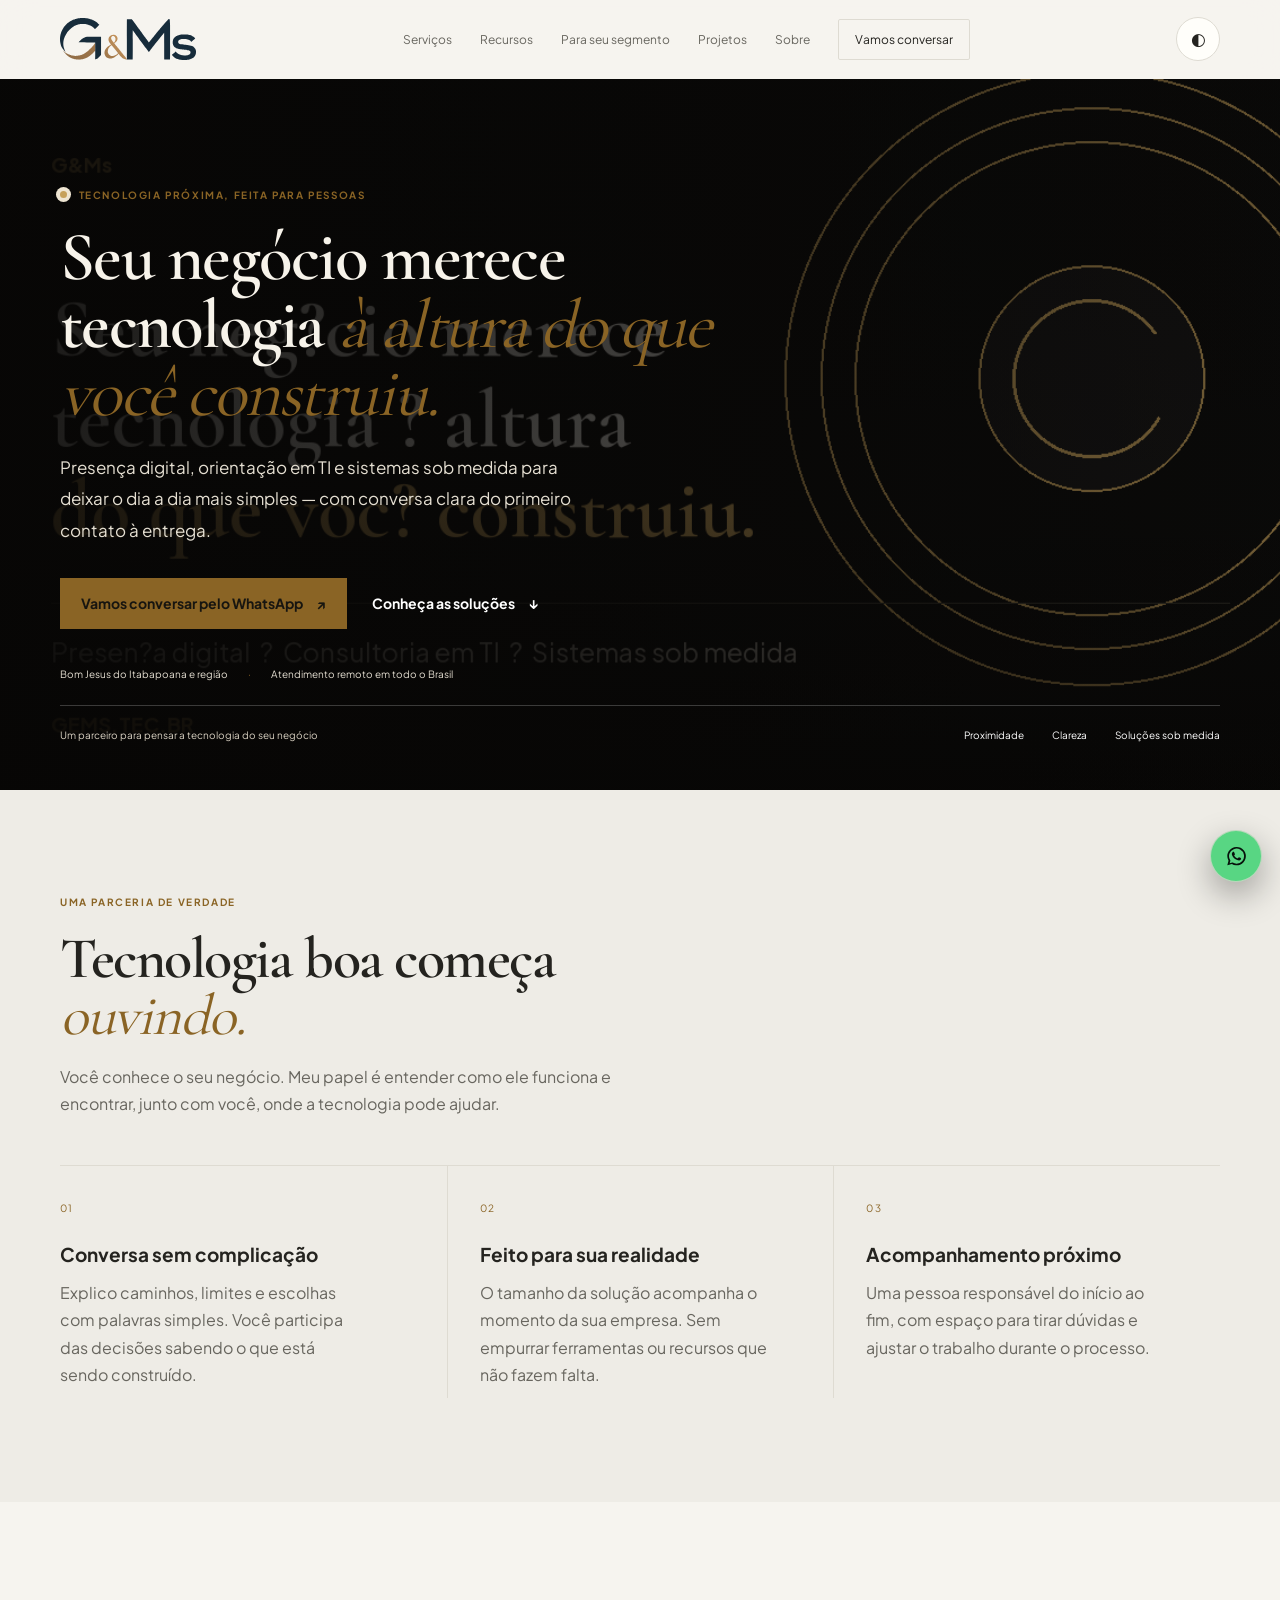
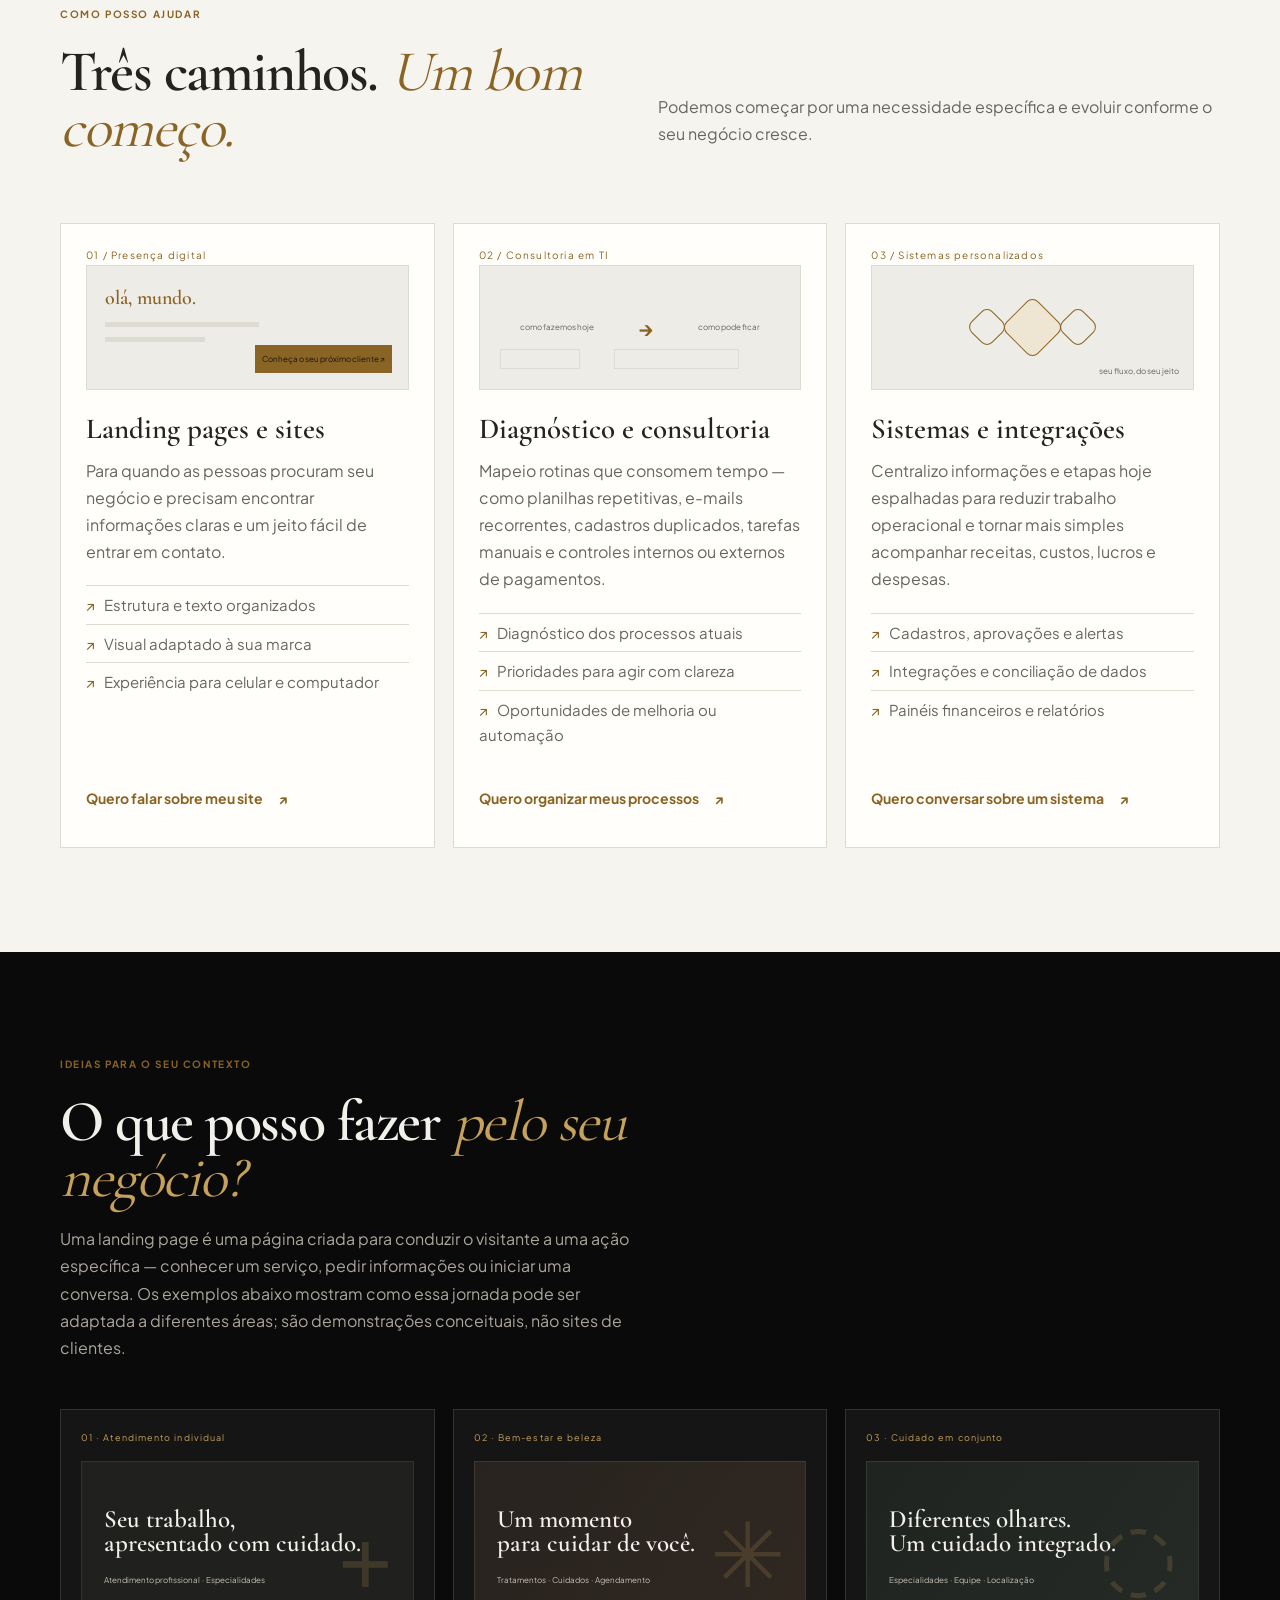
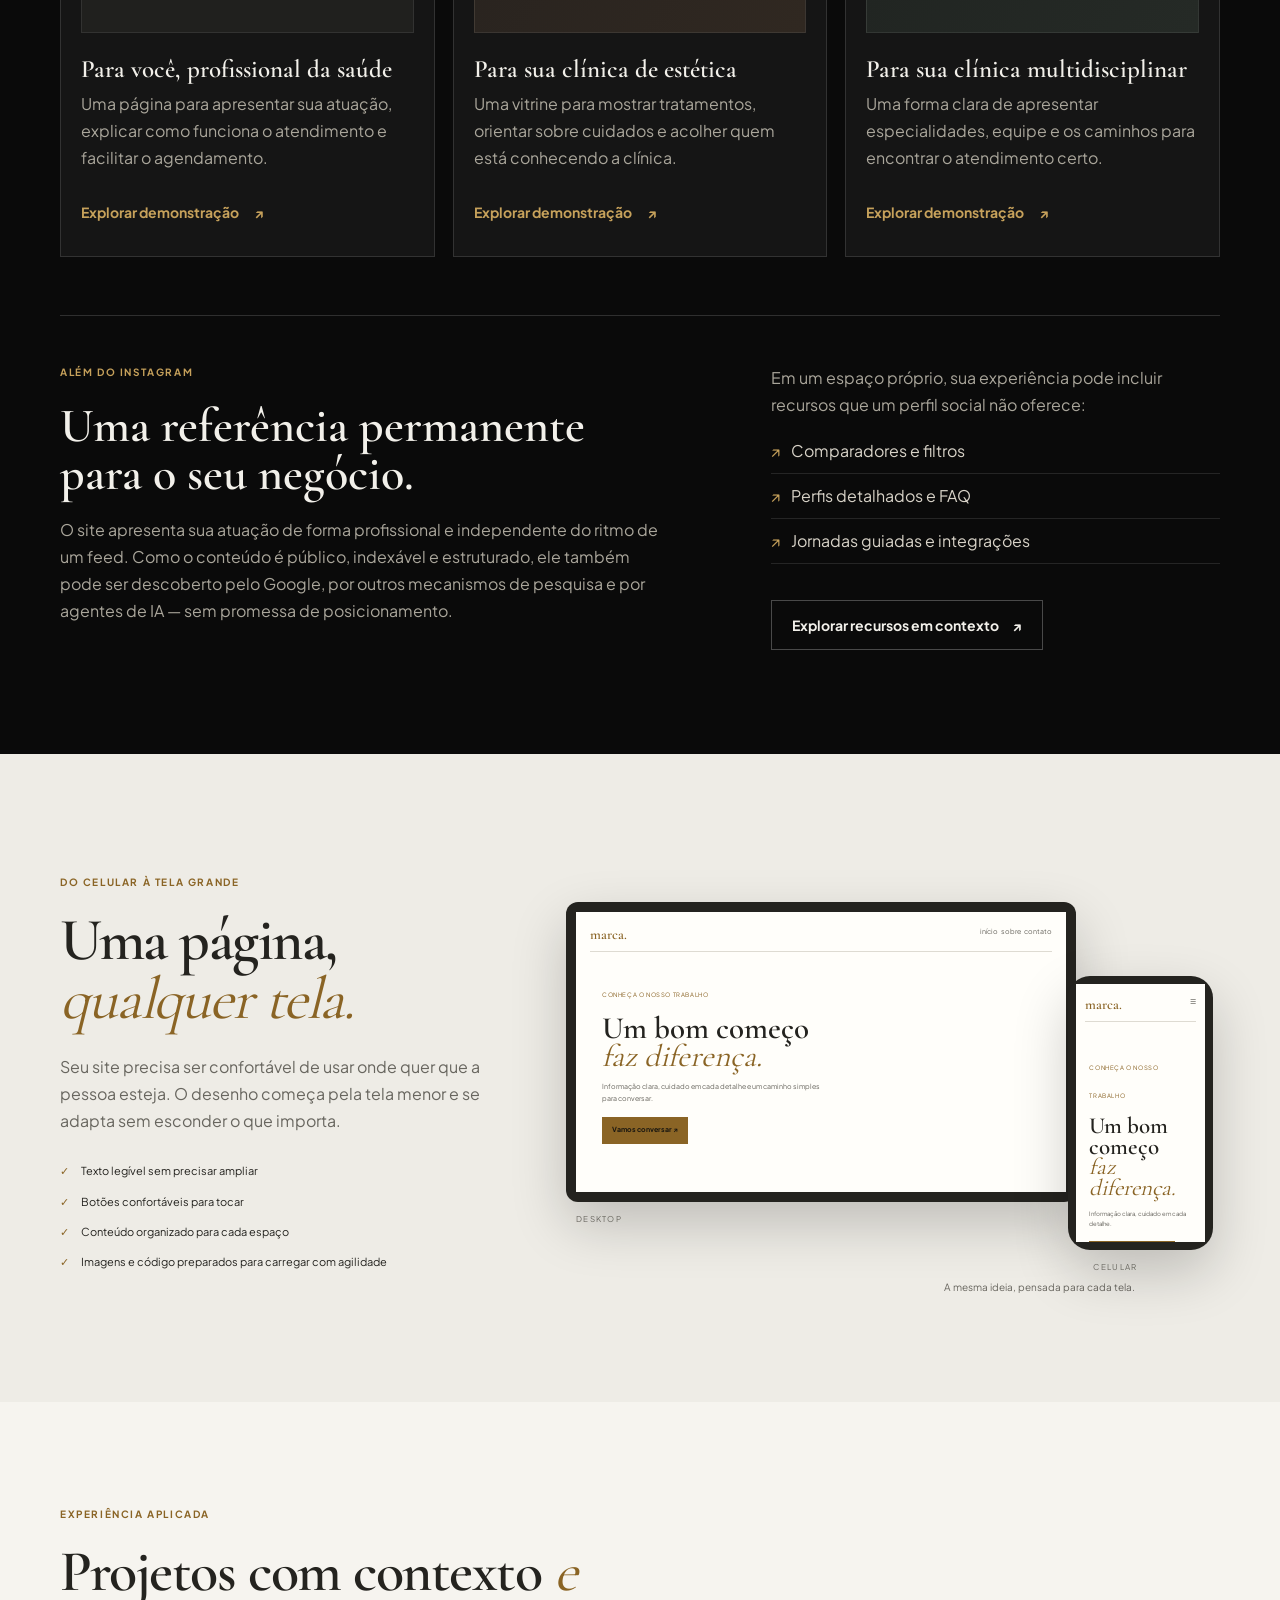
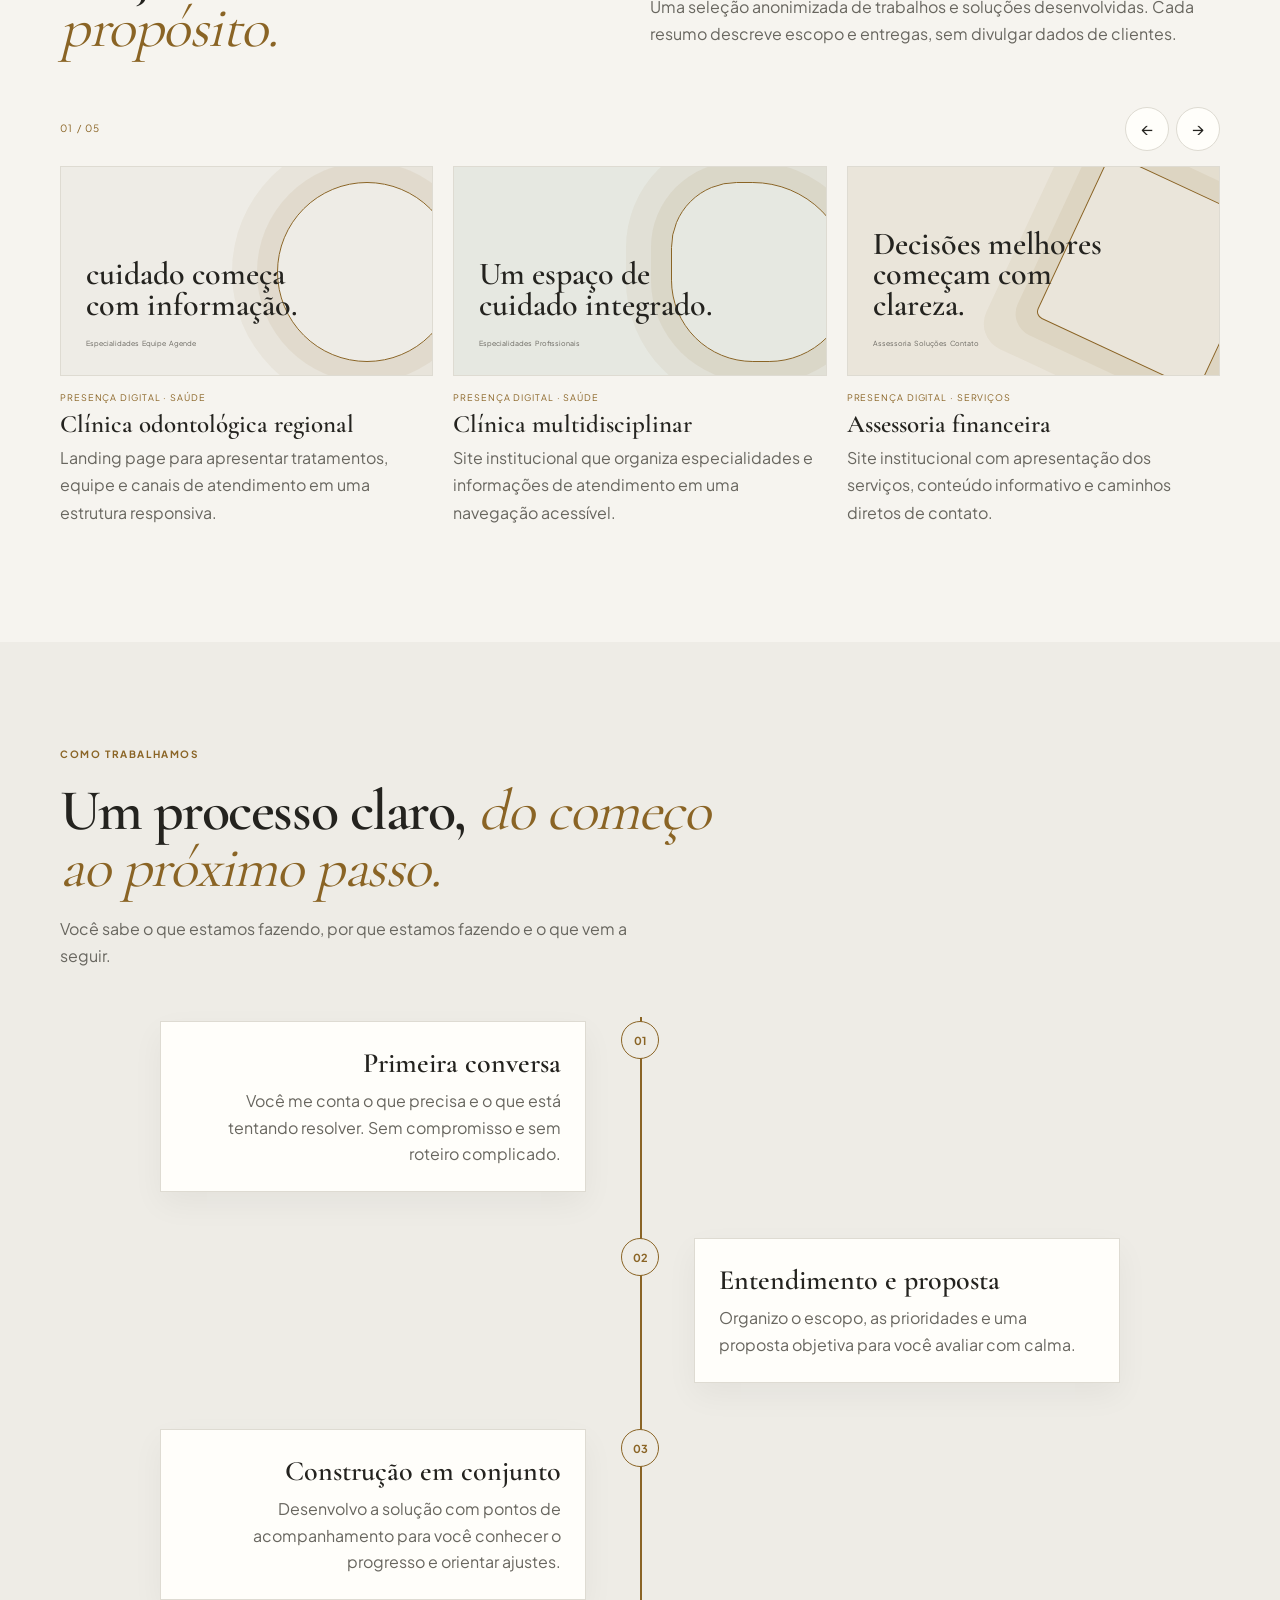
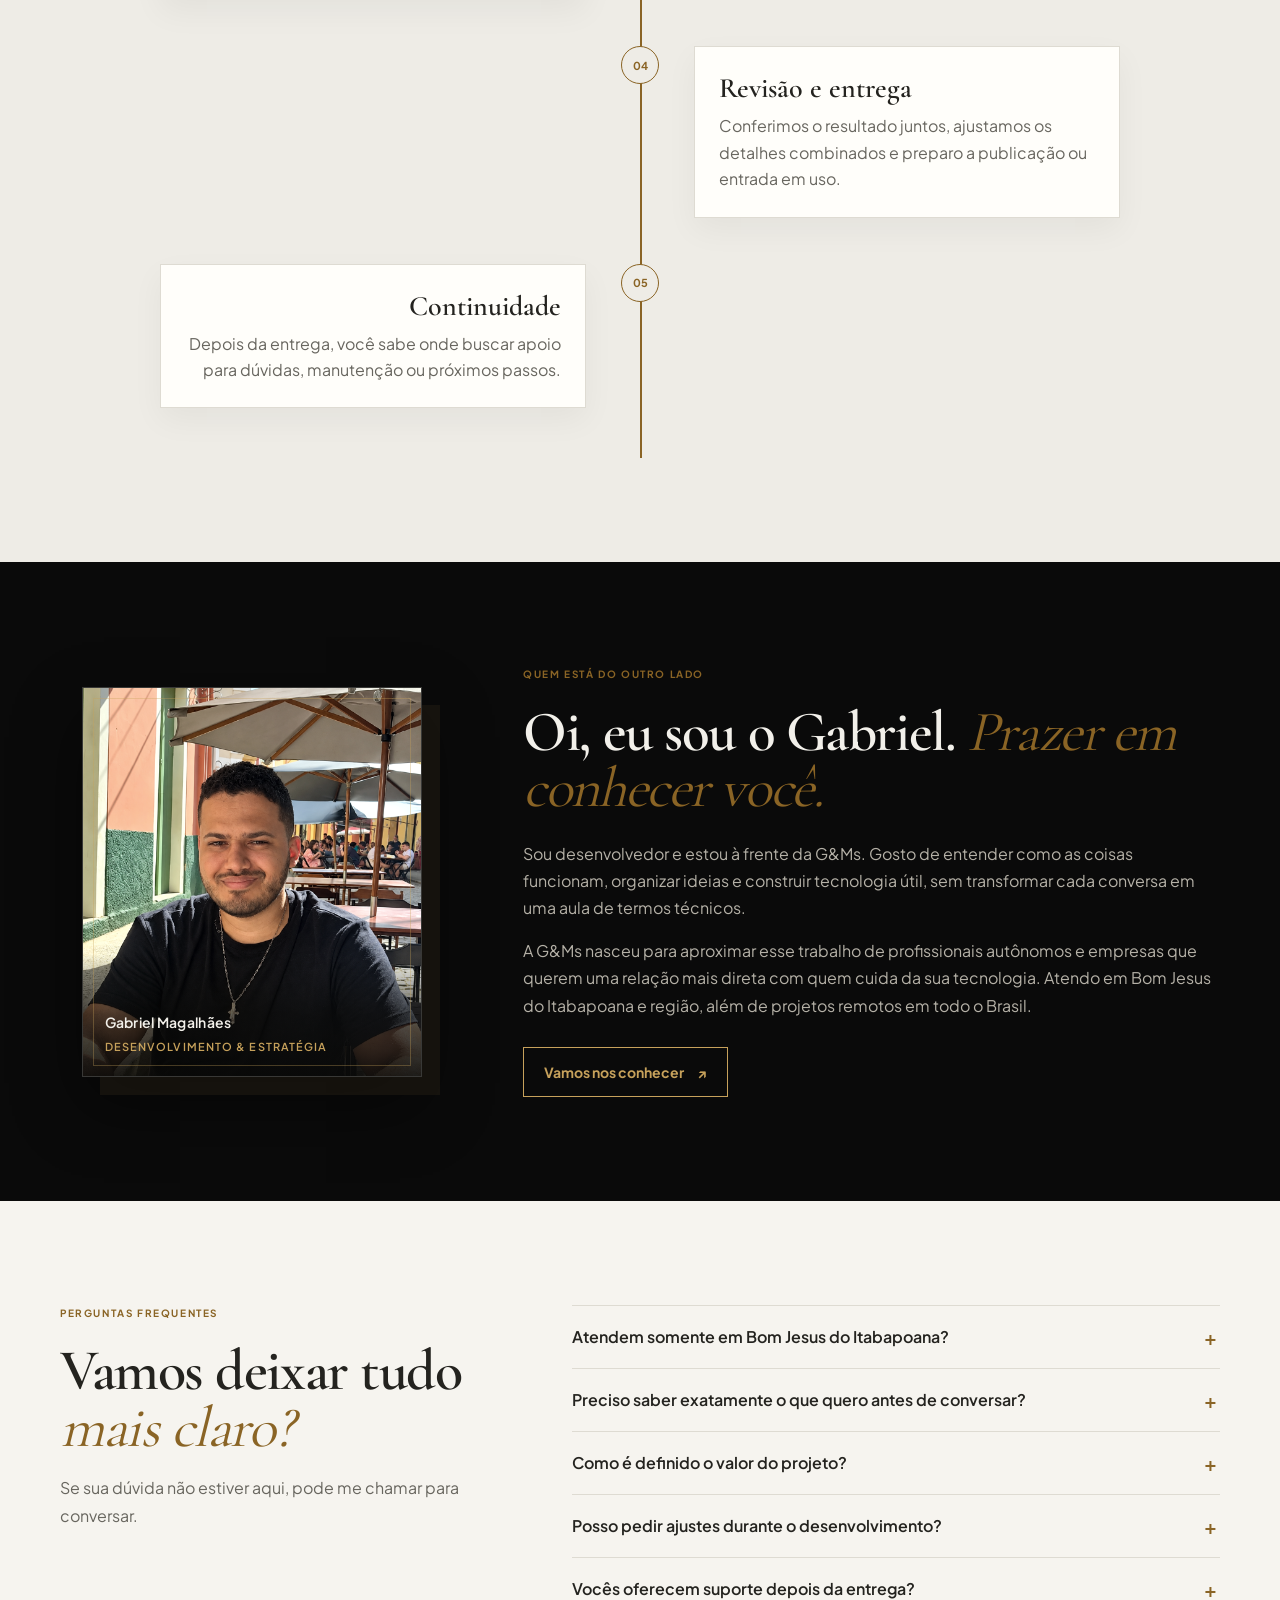
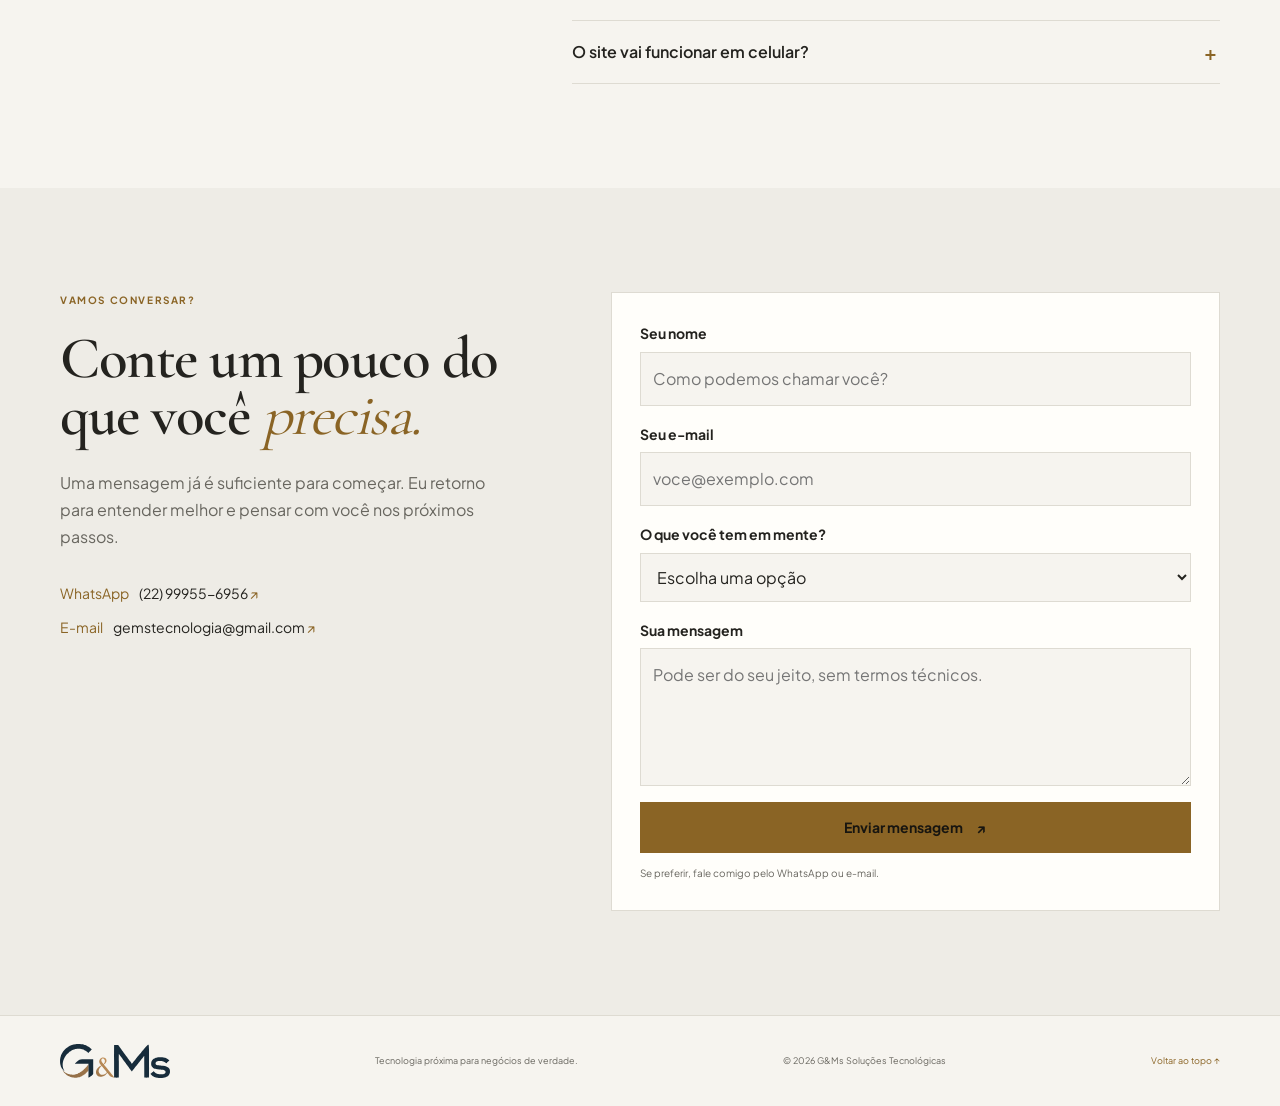
<file: index.html>
<!doctype html>
<html lang="pt-BR">
<head>
  <!-- Google tag (gtag.js) -->
  <script async src="https://www.googletagmanager.com/gtag/js?id=G-TTV2M9LY03"></script>
  <script>window.dataLayer=window.dataLayer||[];function gtag(){dataLayer.push(arguments)}gtag('js',new Date());gtag('config','G-TTV2M9LY03');</script>
  <meta charset="utf-8">
  <meta name="viewport" content="width=device-width, initial-scale=1">
  <meta name="theme-color" content="#0a0a0a">
  <title>G&amp;Ms — Tecnologia à altura do seu negócio</title>
  <meta name="description" content="Landing pages, consultoria em TI e sistemas sob medida para profissionais autônomos e pequenas e médias empresas. Presencial na região e remoto em todo o Brasil.">
  <link rel="canonical" href="https://gems.tec.br/">
  <meta property="og:type" content="website">
  <meta property="og:locale" content="pt_BR">
  <meta property="og:site_name" content="G&amp;Ms Soluções Tecnológicas">
  <meta property="og:title" content="G&amp;Ms — Tecnologia à altura do seu negócio">
  <meta property="og:description" content="Presença digital, consultoria e sistemas que fazem sentido para o seu negócio.">
  <meta property="og:url" content="https://gems.tec.br/">
  <meta property="og:image" content="https://gems.tec.br/assets/img/og-cover-social-v2.png">
  <meta property="og:image:width" content="1200">
  <meta property="og:image:height" content="630">
  <meta property="og:image:alt" content="Seu negócio merece tecnologia à altura do que você construiu.">
  <meta name="twitter:card" content="summary_large_image">
  <meta name="twitter:image" content="https://gems.tec.br/assets/img/og-cover-social-v2.png">
  <link rel="icon" href="assets/img/favicon.svg" type="image/svg+xml">
  <link rel="apple-touch-icon" href="assets/img/favicon.svg">
  <link rel="manifest" href="site.webmanifest">
  <link rel="preload" href="assets/fonts/jakarta-400.ttf" as="font" type="font/ttf" crossorigin>
  <link rel="preload" href="assets/fonts/cormorant-600.ttf" as="font" type="font/ttf" crossorigin>
  <link rel="stylesheet" href="assets/css/styles.css">
  <script>
    (()=>{let t;try{t=localStorage.getItem('gems-theme')}catch{}if(t!=='dark'&&t!=='light')t=matchMedia('(prefers-color-scheme: dark)').matches?'dark':'light';document.documentElement.dataset.theme=t;document.querySelector('meta[name="theme-color"]').content=t==='dark'?'#0a0a0a':'#f6f4ef'})();
  </script>
  <script type="application/ld+json">
  {"@context":"https://schema.org","@type":"ProfessionalService","name":"G&Ms Soluções Tecnológicas","url":"https://gems.tec.br/","email":"gemstecnologia@gmail.com","areaServed":[{"@type":"City","name":"Bom Jesus do Itabapoana"},{"@type":"Country","name":"Brasil"}],"description":"Landing pages, consultoria em tecnologia e sistemas web personalizados para profissionais autônomos e pequenas e médias empresas."}
  </script>
</head>
<body>
<a class="skip-link" href="#conteudo">Pular para o conteúdo</a>
<header class="topbar" id="topbar">
  <div class="wrap topbar__inner">
    <a class="brand" href="#topo" aria-label="G&Ms, início"><img src="assets/logos/gems-wordmark.svg" alt="G&Ms Soluções Tecnológicas" width="140" height="36"></a>
    <nav class="nav" id="nav" aria-label="Navegação principal">
      <a href="#servicos">Serviços</a><a href="/recursos/">Recursos</a><a href="#experiencias">Para seu segmento</a><a href="#projetos">Projetos</a><a href="#sobre">Sobre</a><a class="nav__cta" href="#contato">Vamos conversar</a>
    </nav>
    <div class="topbar__tools">
      <button class="iconbtn" id="theme-toggle" type="button" aria-label="Alternar tema" aria-pressed="false"><span aria-hidden="true">◐</span></button>
      <button class="iconbtn burger" id="nav-toggle" type="button" aria-label="Abrir menu" aria-expanded="false" aria-controls="nav"><span aria-hidden="true">☰</span></button>
    </div>
  </div>
</header>
<main id="conteudo">
  <section class="hero" id="topo">
    <div class="hero-video" aria-hidden="true"><video autoplay muted loop playsinline preload="metadata" poster="assets/img/og-cover.png"><source data-src="assets/hero/sugestion_hero_1_1080p.mp4" type="video/mp4"></video></div>
    <div class="wrap hero__grid">
      <div class="hero__copy">
        <p class="eyebrow"><span class="eyebrow__dot"></span> Tecnologia próxima, feita para pessoas</p>
        <h1>Seu negócio merece tecnologia <em>à altura do que você construiu.</em></h1>
        <p class="hero__lead">Presença digital, orientação em TI e sistemas sob medida para deixar o dia a dia mais simples — com conversa clara do primeiro contato à entrega.</p>
        <div class="hero__actions"><a class="btn btn--solid" data-contact="whatsapp" href="https://wa.me/5522999556956">Vamos conversar pelo WhatsApp <span aria-hidden="true">↗</span></a><a class="btn btn--text" href="#servicos">Conheça as soluções <span aria-hidden="true">↓</span></a></div>
        <div class="hero__notes"><span>Bom Jesus do Itabapoana e região</span><span>Atendimento remoto em todo o Brasil</span></div>
      </div>
      <div class="hero-art" aria-hidden="true">
        <div class="hero-art__halo"></div>
        <div class="art-window art-window--main"><div class="art-window__bar"><i></i><i></i><i></i><span>seu negócio, bem apresentado</span></div><div class="art-page"><div class="art-page__nav"><b>marca.</b><span>sobre&nbsp;&nbsp;&nbsp; serviços&nbsp;&nbsp;&nbsp; contato</span></div><div class="art-page__title">Um bom começo<br><em>faz diferença.</em></div><div class="art-page__line"></div><div class="art-page__button">Conheça o trabalho <b>↗</b></div><div class="art-page__blocks"><i></i><i></i><i></i></div></div></div>
        <div class="art-note art-note--top"><span class="art-note__icon">✳</span><span><b>Presença digital</b><small>com intenção e cuidado</small></span></div>
        <div class="art-note art-note--bottom"><span class="art-note__icon">⌘</span><span><b>Processos mais claros</b><small>tecnologia que acompanha você</small></span></div>
      </div>
    </div>
    <div class="wrap trust-row"><span>Um parceiro para pensar a tecnologia do seu negócio</span><div><i>Proximidade</i><i>Clareza</i><i>Soluções sob medida</i></div></div>
  </section>

  <section class="section section--soft" id="diferenciais"><div class="wrap">
    <div class="section-heading"><p class="eyebrow">Uma parceria de verdade</p><h2>Tecnologia boa começa <em>ouvindo.</em></h2><p>Você conhece o seu negócio. Meu papel é entender como ele funciona e encontrar, junto com você, onde a tecnologia pode ajudar.</p></div>
    <div class="value-grid"><article><span>01</span><h3>Conversa sem complicação</h3><p>Explico caminhos, limites e escolhas com palavras simples. Você participa das decisões sabendo o que está sendo construído.</p></article><article><span>02</span><h3>Feito para sua realidade</h3><p>O tamanho da solução acompanha o momento da sua empresa. Sem empurrar ferramentas ou recursos que não fazem falta.</p></article><article><span>03</span><h3>Acompanhamento próximo</h3><p>Uma pessoa responsável do início ao fim, com espaço para tirar dúvidas e ajustar o trabalho durante o processo.</p></article></div>
  </div></section>

  <section class="section" id="servicos"><div class="wrap">
    <div class="section-heading section-heading--row"><div><p class="eyebrow">Como posso ajudar</p><h2>Três caminhos. <em>Um bom começo.</em></h2></div><p>Podemos começar por uma necessidade específica e evoluir conforme o seu negócio cresce.</p></div>
    <div class="service-grid">
      <article class="service-card"><span class="service-card__num">01 / Presença digital</span><div class="service-card__art service-card__art--web"><span>olá, mundo.</span><i></i><i></i><b>Conheça o seu próximo cliente ↗</b></div><h3>Landing pages e sites</h3><p>Para quando as pessoas procuram seu negócio e precisam encontrar informações claras e um jeito fácil de entrar em contato.</p><ul><li>Estrutura e texto organizados</li><li>Visual adaptado à sua marca</li><li>Experiência para celular e computador</li></ul><a class="text-link" data-contact="whatsapp" data-contact-message="Olá, Gabriel. Vim pelo site da G&Ms e quero conversar sobre uma landing page ou site." href="https://wa.me/5522999556956">Quero falar sobre meu site <span>↗</span></a></article>
      <article class="service-card"><span class="service-card__num">02 / Consultoria em TI</span><div class="service-card__art service-card__art--flow"><span>como fazemos hoje</span><b>→</b><span>como pode ficar</span><i></i><i></i></div><h3>Diagnóstico e consultoria</h3><p>Mapeio rotinas que consomem tempo — como planilhas repetitivas, e-mails recorrentes, cadastros duplicados, tarefas manuais e controles internos ou externos de pagamentos.</p><ul><li>Diagnóstico dos processos atuais</li><li>Prioridades para agir com clareza</li><li>Oportunidades de melhoria ou automação</li></ul><a class="text-link" data-contact="whatsapp" data-contact-message="Olá, Gabriel. Vim pelo site da G&Ms e quero conversar sobre consultoria em TI e organização dos processos." href="https://wa.me/5522999556956">Quero organizar meus processos <span>↗</span></a></article>
      <article class="service-card"><span class="service-card__num">03 / Sistemas personalizados</span><div class="service-card__art service-card__art--system"><i></i><i></i><i></i><span>seu fluxo, do seu jeito</span></div><h3>Sistemas e integrações</h3><p>Centralizo informações e etapas hoje espalhadas para reduzir trabalho operacional e tornar mais simples acompanhar receitas, custos, lucros e despesas.</p><ul><li>Cadastros, aprovações e alertas</li><li>Integrações e conciliação de dados</li><li>Painéis financeiros e relatórios</li></ul><a class="text-link" data-contact="whatsapp" data-contact-message="Olá, Gabriel. Vim pelo site da G&Ms e quero conversar sobre um sistema personalizado." href="https://wa.me/5522999556956">Quero conversar sobre um sistema <span>↗</span></a></article>
    </div>
  </div></section>

  <section class="section section--ink" id="experiencias"><div class="wrap">
    <div class="section-heading section-heading--light"><p class="eyebrow">Ideias para o seu contexto</p><h2>O que posso fazer <em>pelo seu negócio?</em></h2><p>Uma landing page é uma página criada para conduzir o visitante a uma ação específica — conhecer um serviço, pedir informações ou iniciar uma conversa. Os exemplos abaixo mostram como essa jornada pode ser adaptada a diferentes áreas; são demonstrações conceituais, não sites de clientes.</p></div>
    <div class="audience-grid">
      <article class="audience-card"><span>01 · Atendimento individual</span><div class="audience-card__visual audience-card__visual--health"><i>+</i><b>Seu trabalho,<br>apresentado com cuidado.</b><small>Atendimento profissional&nbsp; · &nbsp;Especialidades</small></div><h3>Para você, profissional da saúde</h3><p>Uma página para apresentar sua atuação, explicar como funciona o atendimento e facilitar o agendamento.</p><button class="text-link" type="button" data-audience="saude" aria-controls="audience-dialog">Explorar demonstração <span>↗</span></button></article>
      <article class="audience-card"><span>02 · Bem-estar e beleza</span><div class="audience-card__visual audience-card__visual--beauty"><i>✳</i><b>Um momento<br>para cuidar de você.</b><small>Tratamentos&nbsp; · &nbsp;Cuidados&nbsp; · &nbsp;Agendamento</small></div><h3>Para sua clínica de estética</h3><p>Uma vitrine para mostrar tratamentos, orientar sobre cuidados e acolher quem está conhecendo a clínica.</p><button class="text-link" type="button" data-audience="estetica" aria-controls="audience-dialog">Explorar demonstração <span>↗</span></button></article>
      <article class="audience-card"><span>03 · Cuidado em conjunto</span><div class="audience-card__visual audience-card__visual--clinic"><i>◌</i><b>Diferentes olhares.<br>Um cuidado integrado.</b><small>Especialidades&nbsp; · &nbsp;Equipe&nbsp; · &nbsp;Localização</small></div><h3>Para sua clínica multidisciplinar</h3><p>Uma forma clara de apresentar especialidades, equipe e os caminhos para encontrar o atendimento certo.</p><button class="text-link" type="button" data-audience="multidisciplinar" aria-controls="audience-dialog">Explorar demonstração <span>↗</span></button></article>
    </div>
    <aside class="beyond-social" aria-labelledby="beyond-social-title"><div><p class="eyebrow">Além do Instagram</p><h3 id="beyond-social-title">Uma referência permanente para o seu negócio.</h3><p>O site apresenta sua atuação de forma profissional e independente do ritmo de um feed. Como o conteúdo é público, indexável e estruturado, ele também pode ser descoberto pelo Google, por outros mecanismos de pesquisa e por agentes de IA — sem promessa de posicionamento.</p></div><div><p>Em um espaço próprio, sua experiência pode incluir recursos que um perfil social não oferece:</p><ul><li>Comparadores e filtros</li><li>Perfis detalhados e FAQ</li><li>Jornadas guiadas e integrações</li></ul><a class="btn btn--outline" href="/recursos/">Explorar recursos em contexto <span aria-hidden="true">↗</span></a></div></aside>
  </div></section>

  <section class="section section--soft" id="responsivo"><div class="wrap responsive-grid">
    <div><p class="eyebrow">Do celular à tela grande</p><h2>Uma página, <em>qualquer tela.</em></h2><p>Seu site precisa ser confortável de usar onde quer que a pessoa esteja. O desenho começa pela tela menor e se adapta sem esconder o que importa.</p><ul class="check-list"><li>Texto legível sem precisar ampliar</li><li>Botões confortáveis para tocar</li><li>Conteúdo organizado para cada espaço</li><li>Imagens e código preparados para carregar com agilidade</li></ul></div>
    <div class="device-showcase"><div class="device device--desktop"><div class="device__screen"><div class="demo-nav"><b>marca.</b><span>início&nbsp;&nbsp; sobre&nbsp;&nbsp; contato</span></div><div class="demo-content"><small>CONHEÇA O NOSSO TRABALHO</small><h3>Um bom começo<br><em>faz diferença.</em></h3><p>Informação clara, cuidado em cada detalhe e um caminho simples para conversar.</p><b class="demo-cta">Vamos conversar ↗</b></div></div><span class="device__label">DESKTOP</span></div><div class="device device--phone"><div class="device__screen"><div class="demo-nav"><b>marca.</b><span>☰</span></div><div class="demo-content"><small>CONHEÇA O NOSSO TRABALHO</small><h3>Um bom começo<br><em>faz diferença.</em></h3><p>Informação clara, cuidado em cada detalhe.</p><b class="demo-cta">Vamos conversar ↗</b></div></div><span class="device__label">CELULAR</span></div><span class="device-caption">A mesma ideia, pensada para cada tela.</span></div>
  </div></section>

  <section class="section" id="projetos"><div class="wrap">
    <div class="section-heading section-heading--row"><div><p class="eyebrow">Experiência aplicada</p><h2>Projetos com contexto <em>e propósito.</em></h2></div><p>Uma seleção anonimizada de trabalhos e soluções desenvolvidas. Cada resumo descreve escopo e entregas, sem divulgar dados de clientes.</p></div>
    <div class="project-controls"><span class="project-count" id="project-count">01 / 05</span><div><button class="iconbtn project-prev" type="button" aria-label="Projeto anterior">←</button><button class="iconbtn project-next" type="button" aria-label="Próximo projeto">→</button></div></div>
    <div class="project-grid" id="project-grid">
      <article class="project-card"><div class="project-card__visual project-card__visual--dental"><span>cuidado começa<br>com informação.</span><i></i><b>Especialidades&nbsp;&nbsp; Equipe&nbsp;&nbsp; Agende</b></div><p>Presença digital · Saúde</p><h3>Clínica odontológica regional</h3><p>Landing page para apresentar tratamentos, equipe e canais de atendimento em uma estrutura responsiva.</p></article>
      <article class="project-card"><div class="project-card__visual project-card__visual--multi"><span>Um espaço de<br>cuidado integrado.</span><i></i><b>Especialidades&nbsp;&nbsp; Profissionais</b></div><p>Presença digital · Saúde</p><h3>Clínica multidisciplinar</h3><p>Site institucional que organiza especialidades e informações de atendimento em uma navegação acessível.</p></article>
      <article class="project-card"><div class="project-card__visual project-card__visual--finance"><span>Decisões melhores<br>começam com clareza.</span><i></i><b>Assessoria&nbsp;&nbsp; Soluções&nbsp;&nbsp; Contato</b></div><p>Presença digital · Serviços</p><h3>Assessoria financeira</h3><p>Site institucional com apresentação dos serviços, conteúdo informativo e caminhos diretos de contato.</p></article>
      <article class="project-card"><div class="project-card__visual project-card__visual--family"><span>Histórias que<br>se conectam.</span><i></i><b>Árvore familiar&nbsp;&nbsp; Documentos</b></div><p>Sistema web · Gestão documental</p><h3>Plataforma de vínculos familiares</h3><p>Plataforma para organizar documentos e relações familiares em um fluxo digital acompanhado.</p></article>
      <article class="project-card"><div class="project-card__visual project-card__visual--school"><span>Rotina escolar,<br>mais organizada.</span><i></i><b>Unidades&nbsp;&nbsp; Turmas&nbsp;&nbsp; Gestão</b></div><p>Sistema web · Educação</p><h3>Gestão escolar multiempresa</h3><p>Sistema de gestão escolar com separação de dados por organização e acesso por perfis de usuário.</p></article>
    </div>
  </div></section>

  <section class="section section--soft" id="processo"><div class="wrap"><div class="section-heading"><p class="eyebrow">Como trabalhamos</p><h2>Um processo claro, <em>do começo ao próximo passo.</em></h2><p>Você sabe o que estamos fazendo, por que estamos fazendo e o que vem a seguir.</p></div><ol class="process-list"><li><b>01</b><div><h3>Primeira conversa</h3><p>Você me conta o que precisa e o que está tentando resolver. Sem compromisso e sem roteiro complicado.</p></div></li><li><b>02</b><div><h3>Entendimento e proposta</h3><p>Organizo o escopo, as prioridades e uma proposta objetiva para você avaliar com calma.</p></div></li><li><b>03</b><div><h3>Construção em conjunto</h3><p>Desenvolvo a solução com pontos de acompanhamento para você conhecer o progresso e orientar ajustes.</p></div></li><li><b>04</b><div><h3>Revisão e entrega</h3><p>Conferimos o resultado juntos, ajustamos os detalhes combinados e preparo a publicação ou entrada em uso.</p></div></li><li><b>05</b><div><h3>Continuidade</h3><p>Depois da entrega, você sabe onde buscar apoio para dúvidas, manutenção ou próximos passos.</p></div></li></ol></div></section>

  <section class="section section--ink about" id="sobre"><div class="wrap about-grid"><figure class="about-portrait"><img src="assets/img/profile_gabriel.png" alt="Gabriel Magalhães, desenvolvedor à frente da G&amp;Ms" width="1254" height="1254" loading="lazy"><figcaption>Gabriel Magalhães <span>Desenvolvimento &amp; estratégia</span></figcaption></figure><div><p class="eyebrow">Quem está do outro lado</p><h2>Oi, eu sou o Gabriel. <em>Prazer em conhecer você.</em></h2><p>Sou desenvolvedor e estou à frente da G&amp;Ms. Gosto de entender como as coisas funcionam, organizar ideias e construir tecnologia útil, sem transformar cada conversa em uma aula de termos técnicos.</p><p>A G&amp;Ms nasceu para aproximar esse trabalho de profissionais autônomos e empresas que querem uma relação mais direta com quem cuida da sua tecnologia. Atendo em Bom Jesus do Itabapoana e região, além de projetos remotos em todo o Brasil.</p><a class="btn btn--outline" data-contact="whatsapp" href="https://wa.me/5522999556956">Vamos nos conhecer <span>↗</span></a></div></div></section>

  <section class="section" id="faq"><div class="wrap faq-grid"><div class="section-heading"><p class="eyebrow">Perguntas frequentes</p><h2>Vamos deixar tudo <em>mais claro?</em></h2><p>Se sua dúvida não estiver aqui, pode me chamar para conversar.</p></div><div class="faq-list"><details><summary>Atendem somente em Bom Jesus do Itabapoana?</summary><p>Não. Atendo presencialmente em Bom Jesus do Itabapoana e região, e também trabalho remotamente com clientes de todo o Brasil.</p></details><details><summary>Preciso saber exatamente o que quero antes de conversar?</summary><p>Não precisa. Conte o que está acontecendo hoje e o que gostaria de melhorar. A primeira conversa serve justamente para entender possibilidades.</p></details><details><summary>Como é definido o valor do projeto?</summary><p>Depois de entender o escopo, preparo uma proposta com entregas e condições descritas. Cada trabalho varia conforme as necessidades e integrações envolvidas.</p></details><details><summary>Posso pedir ajustes durante o desenvolvimento?</summary><p>Sim. O processo tem momentos de acompanhamento e revisão para que você possa conhecer o andamento e comentar sobre o que está sendo construído.</p></details><details><summary>Vocês oferecem suporte depois da entrega?</summary><p>Sim. Podemos conversar sobre suporte, manutenção e evolução de acordo com a solução e as necessidades do seu negócio.</p></details><details><summary>O site vai funcionar em celular?</summary><p>Sim. As páginas são planejadas para telas pequenas e grandes, com conteúdo legível e controles confortáveis para toque.</p></details></div></div></section>

  <section class="section section--soft contact" id="contato"><div class="wrap contact-grid"><div><p class="eyebrow">Vamos conversar?</p><h2>Conte um pouco do que você <em>precisa.</em></h2><p>Uma mensagem já é suficiente para começar. Eu retorno para entender melhor e pensar com você nos próximos passos.</p><div class="contact-direct"><a data-contact="whatsapp" href="https://wa.me/5522999556956">WhatsApp <span data-contact="whatsapp-label">(22) 99955-6956</span> ↗</a><a data-contact="email" href="mailto:gemstecnologia@gmail.com">E-mail <span data-contact="email-label">gemstecnologia@gmail.com</span> ↗</a></div></div>
    <form class="form" id="contact-form" novalidate><div class="form-row"><label for="nome">Seu nome</label><input id="nome" name="nome" autocomplete="name" required placeholder="Como podemos chamar você?"></div><div class="form-row"><label for="email">Seu e-mail</label><input id="email" name="email" type="email" autocomplete="email" required placeholder="voce@exemplo.com"></div><div class="form-row"><label for="assunto">O que você tem em mente?</label><select id="assunto" name="assunto" required><option value="" selected disabled>Escolha uma opção</option><option>Landing page ou site</option><option>Consultoria em TI</option><option>Sistema personalizado</option><option>Ainda estou entendendo</option></select></div><div class="form-row"><label for="mensagem">Sua mensagem</label><textarea id="mensagem" name="mensagem" rows="4" required placeholder="Pode ser do seu jeito, sem termos técnicos."></textarea></div><label class="visually-hidden" for="botcheck">Deixe este campo em branco</label><input id="botcheck" type="checkbox" name="botcheck" class="botcheck" tabindex="-1" autocomplete="off"><button class="btn btn--solid" id="form-submit" type="submit">Enviar mensagem <span>↗</span></button><p class="form-status" id="form-status" aria-live="polite">Se preferir, fale comigo pelo WhatsApp ou e-mail.</p></form>
  </div></section>
</main>
<footer class="foot"><div class="wrap foot__inner"><a class="brand" href="#topo"><img src="assets/logos/gems-wordmark.svg" alt="G&Ms" width="120" height="31"></a><p>Tecnologia próxima para negócios de verdade.</p><span>© <span id="year">2026</span> G&amp;Ms Soluções Tecnológicas</span><a href="#topo" class="back-top">Voltar ao topo ↑</a></div></footer>

<div class="floating-actions" aria-label="Atalhos de contato"><a class="floating-action floating-action--whatsapp floating-whatsapp" data-contact="whatsapp" href="https://wa.me/5522999556956" aria-label="Conversar pelo WhatsApp"><svg aria-hidden="true" viewBox="0 0 24 24" width="23" height="23"><path fill="currentColor" d="M12 2a9.6 9.6 0 0 0-8.33 14.38L2.4 21.06l4.79-1.25A9.6 9.6 0 1 0 12 2Zm0 17.45a7.8 7.8 0 0 1-3.98-1.09l-.29-.17-2.84.74.76-2.77-.19-.29A7.84 7.84 0 1 1 12 19.45Zm4.3-5.87c-.24-.12-1.4-.69-1.62-.77-.22-.08-.38-.12-.54.12-.16.24-.61.77-.75.93-.14.16-.28.18-.52.06-.24-.12-1-.37-1.91-1.18a7.16 7.16 0 0 1-1.32-1.64c-.14-.24-.01-.37.1-.49.11-.11.24-.28.36-.42.12-.14.16-.24.24-.4.08-.16.04-.3-.02-.42-.06-.12-.54-1.3-.74-1.78-.2-.47-.4-.41-.54-.42h-.46c-.16 0-.42.06-.63.3-.22.24-.83.81-.83 1.98s.85 2.3.97 2.46c.12.16 1.67 2.55 4.05 3.58.57.24 1.01.39 1.35.5.57.18 1.08.15 1.49.09.45-.07 1.4-.57 1.6-1.13.2-.55.2-1.03.14-1.13-.06-.1-.22-.16-.46-.28Z"/></svg></a></div>

<dialog class="audience-dialog" id="audience-dialog" aria-labelledby="dialog-title"><div class="dialog-bar"><span>DEMONSTRAÇÃO CONCEITUAL</span><div class="preview-switch" aria-label="Tamanho da demonstração"><button type="button" data-preview-size="mobile" aria-pressed="true">Celular</button><button type="button" data-preview-size="desktop" aria-pressed="false">Desktop</button></div><button class="dialog-close" type="button" aria-label="Fechar demonstração"><svg aria-hidden="true" viewBox="0 0 24 24" width="20" height="20"><path d="m6 6 12 12M18 6 6 18" fill="none" stroke="currentColor" stroke-width="1.8" stroke-linecap="round"/></svg></button></div><div class="dialog-content" id="dialog-content"></div></dialog>

<template id="template-saude"><article class="mini-site mini-site--health"><header><b>Seu nome profissional</b><nav>Sobre&nbsp;&nbsp; Atendimento&nbsp;&nbsp; Dúvidas</nav><span>Agendar conversa ↗</span></header><section class="mini-hero"><small>ATENDIMENTO EM SAÚDE</small><h2>Informação clara<br>também é cuidado.</h2><p>Conheça a atuação profissional, os serviços e como funciona o primeiro atendimento.</p><span class="mini-cta">Como posso ajudar ↗</span><div class="mini-orbit">+</div></section><section class="mini-columns"><div><small>FORMAÇÃO E ATUAÇÃO</small><h3>Um espaço para explicar seu trabalho.</h3><p>Apresente credenciais, áreas de atuação e o que a pessoa pode esperar ao entrar em contato.</p><span class="mini-credential">Formação · Registro profissional</span></div><div><small>PERGUNTAS FREQUENTES</small><details><summary>Como funciona a primeira consulta?</summary><p>Você pode explicar como se preparar e o que esperar.</p></details><details><summary>Quais são os horários?</summary><p>Informe sua disponibilidade e formas de atendimento.</p></details><details><summary>Como posso agendar?</summary><p>Oriente a pessoa sobre o canal de agendamento.</p></details></div></section></article></template>
<template id="template-estetica"><article class="mini-site mini-site--beauty"><header><b>Ateliê de estética</b><nav>Tratamentos&nbsp;&nbsp; Cuidados&nbsp;&nbsp; Sobre</nav><span>Agendar avaliação ↗</span></header><section class="mini-hero"><small>CUIDADO NO SEU TEMPO</small><h2>Um momento<br>para você.</h2><p>Conheça as possibilidades, entenda os cuidados e escolha com informação.</p><span class="mini-cta">Ver tratamentos ↗</span><div class="mini-orbit">✳</div></section><section class="mini-columns"><div><small>TRATAMENTOS</small><h3>Conheça cada possibilidade.</h3><p>Uma apresentação clara ajuda a pessoa a entender o atendimento e conversar antes de escolher.</p><div class="mini-treatment-list"><span>Cuidados faciais</span><span>Bem-estar corporal</span><span>Orientação individual</span></div></div><div><small>SUA JORNADA</small><p>01　Conheça as opções</p><p>02　Converse com a equipe</p><p>03　Receba orientações</p><small>ANTES E DEPOIS DO ATENDIMENTO</small><p>Cuidados explicados com clareza, sem promessas de resultado.</p></div></section></article></template>
<template id="template-multidisciplinar"><article class="mini-site mini-site--multi"><header><b>Espaço de cuidado</b><nav>Especialidades&nbsp;&nbsp; Equipe&nbsp;&nbsp; Localização</nav><span>Encontrar atendimento ↗</span></header><section class="mini-hero"><small>CUIDADO INTEGRADO</small><h2>Diferentes olhares.<br>Uma jornada acolhedora.</h2><p>Encontre a especialidade, conheça os profissionais e veja como chegar.</p><span class="mini-cta">Conhecer especialidades ↗</span><div class="mini-orbit">◌</div></section><section class="mini-columns"><div><small>ENCONTRE UMA ESPECIALIDADE</small><h3>Um caminho para cada necessidade.</h3><div class="mini-filters"><button type="button" data-specialty-filter="all" aria-pressed="true">Todas</button><button type="button" data-specialty-filter="psicologia" aria-pressed="false">Psicologia</button><button type="button" data-specialty-filter="nutricao" aria-pressed="false">Nutrição</button></div><div class="mini-specialty" data-specialty="psicologia">Psicologia · Atendimento individual</div><div class="mini-specialty" data-specialty="nutricao">Nutrição · Orientação nutricional</div></div><div><small>EQUIPE E LOCALIZAÇÃO</small><p>Profissionais e áreas de atuação</p><p>Endereço, acessibilidade e horários</p><p>Informações para agendamento</p><span class="mini-credential">Cuidado integrado, com diferentes especialidades.</span></div></section></article></template>

<script src="assets/js/config.js"></script>
<script type="module" src="assets/js/main.js"></script>
</body></html>
</file>
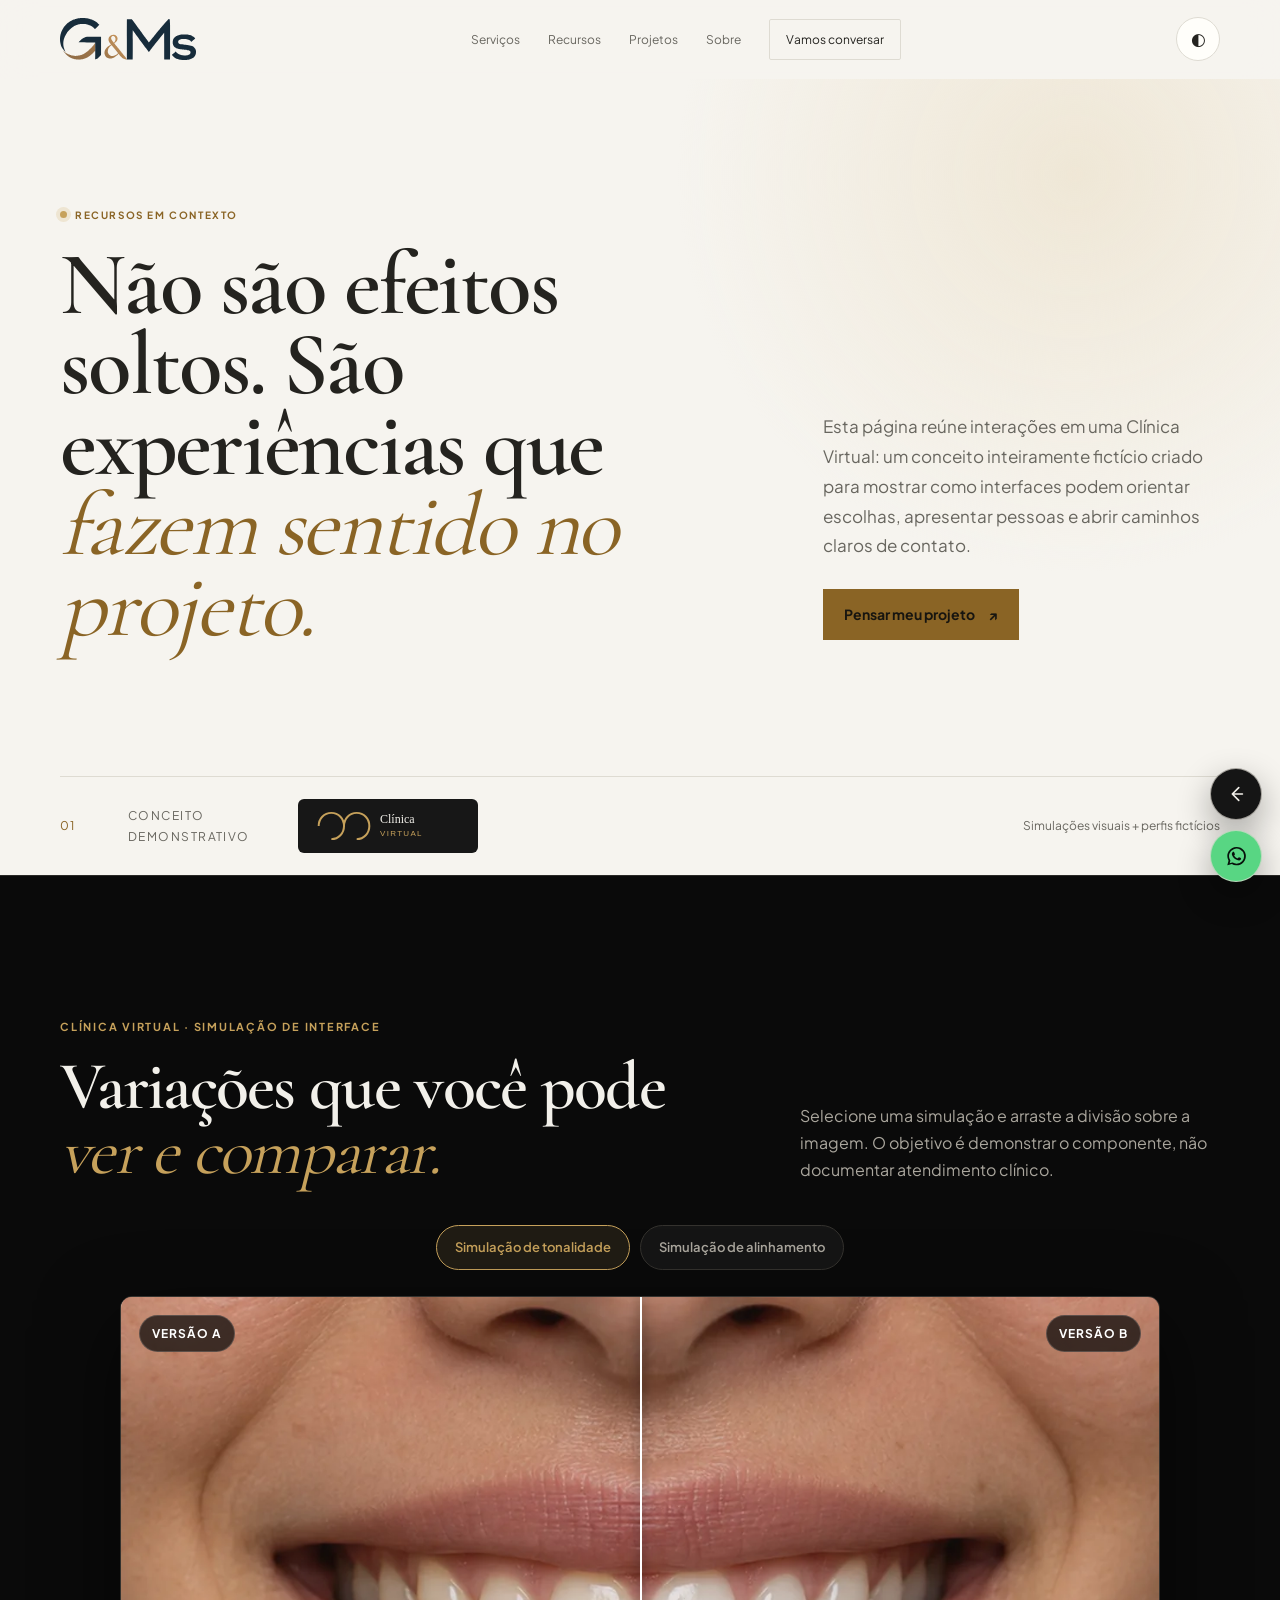
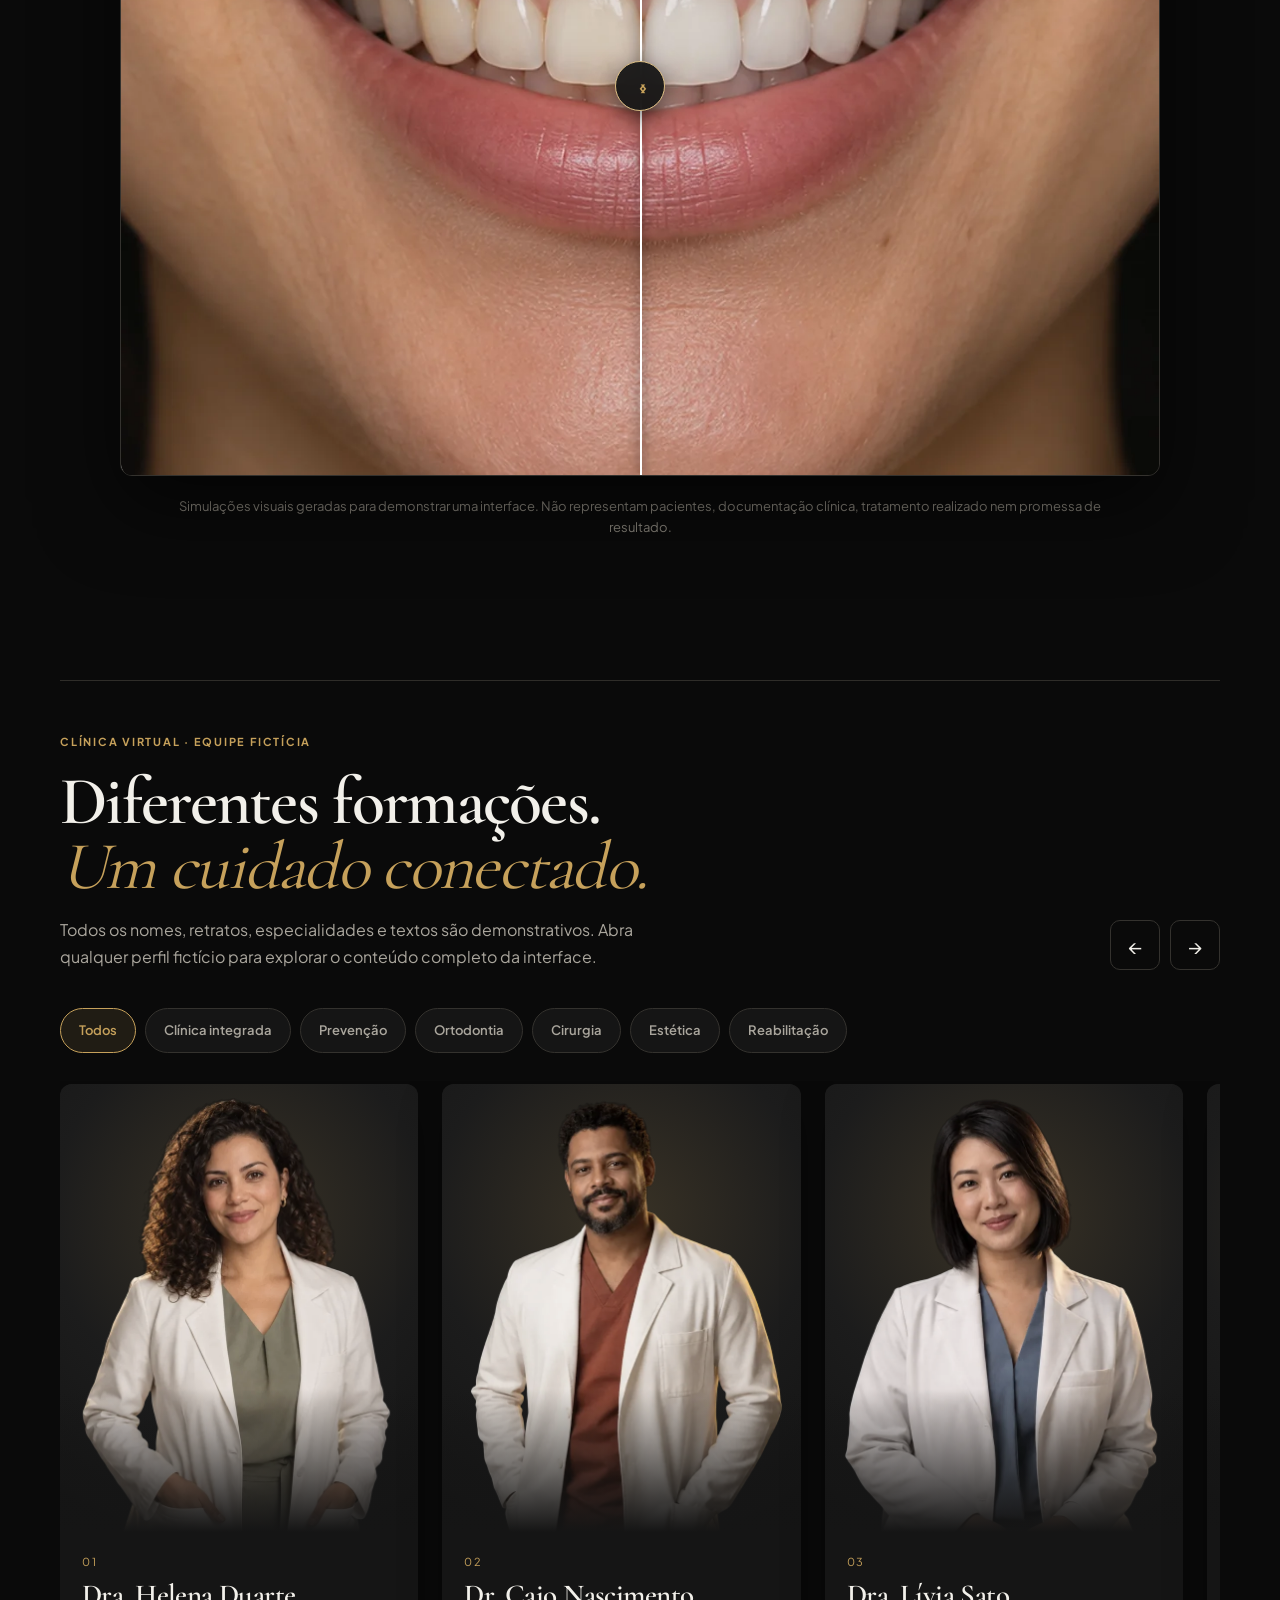
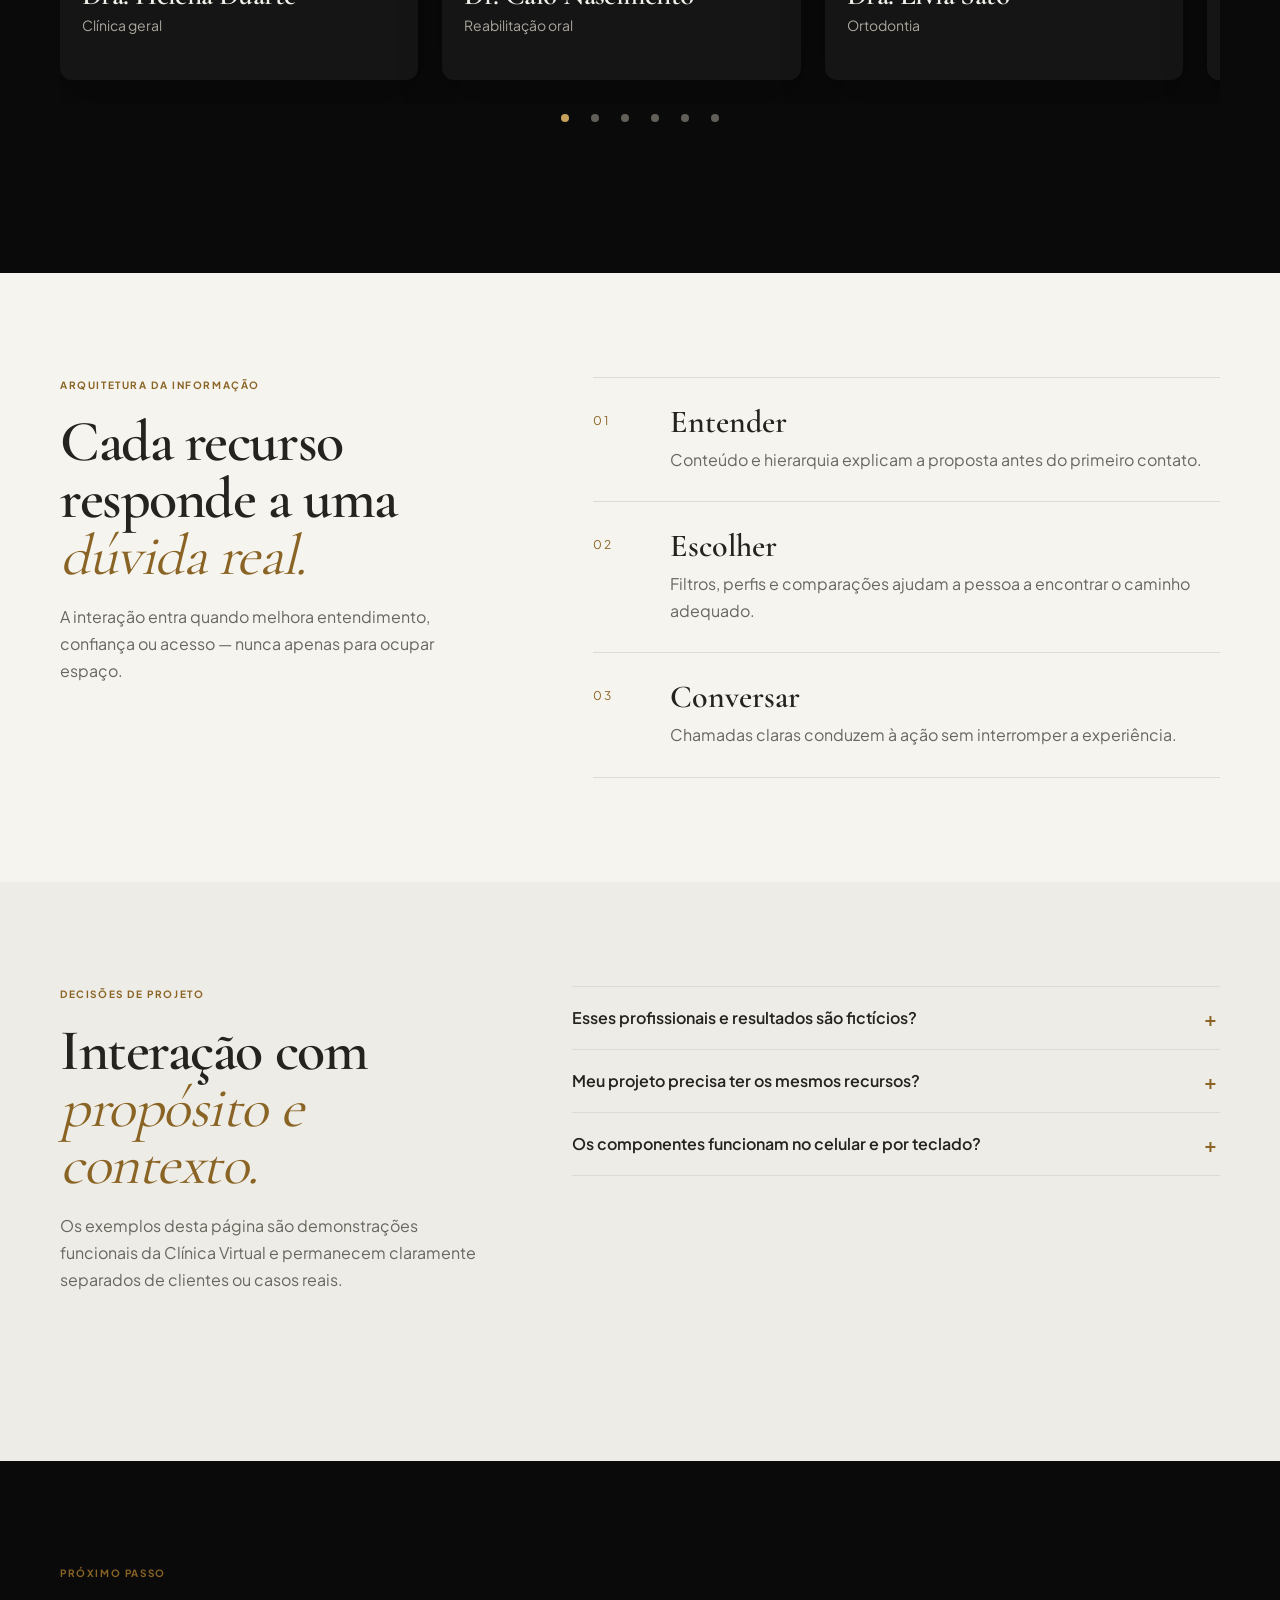
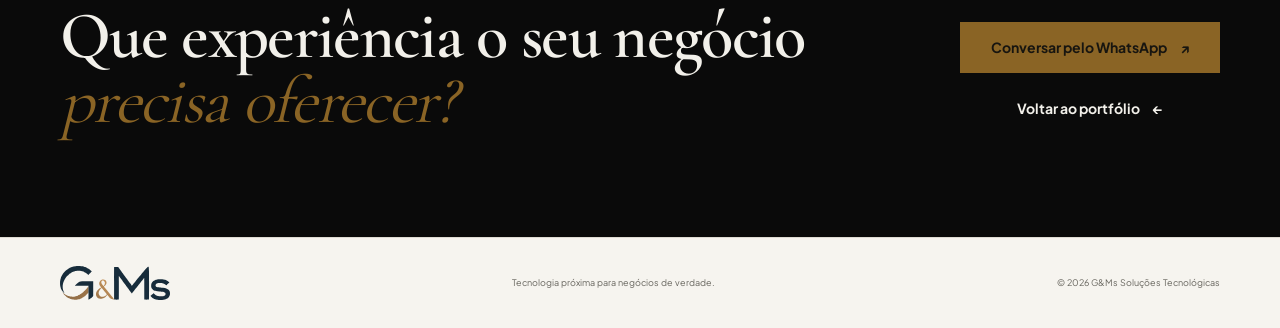
<file: recursos/index.html>
<!doctype html>
<html lang="pt-BR">
<head>
  <meta charset="utf-8">
  <meta name="viewport" content="width=device-width, initial-scale=1">
  <meta name="theme-color" content="#0a0a0a">
  <title>Recursos digitais em uma clínica fictícia | G&amp;Ms</title>
  <meta name="description" content="Explore comparadores, perfis, filtros e jornadas em uma Clínica Virtual inteiramente fictícia, criada para demonstrar possibilidades de interface.">
  <link rel="canonical" href="https://gems.tec.br/recursos/">
  <meta property="og:type" content="website">
  <meta property="og:title" content="Recursos digitais em uma clínica fictícia | G&amp;Ms">
  <meta property="og:description" content="Uma vitrine interativa e fictícia de componentes para orientar, apresentar e facilitar caminhos de contato.">
  <meta property="og:image" content="https://gems.tec.br/assets/img/og-cover-social-v2.png">
  <meta property="og:image:width" content="1200">
  <meta property="og:image:height" content="630">
  <meta property="og:image:alt" content="Seu negócio merece tecnologia à altura do que você construiu.">
  <meta name="twitter:card" content="summary_large_image">
  <meta name="twitter:image" content="https://gems.tec.br/assets/img/og-cover-social-v2.png">
  <link rel="icon" href="/assets/img/favicon.svg" type="image/svg+xml">
  <link rel="stylesheet" href="/assets/css/styles.css">
  <link rel="stylesheet" href="/assets/css/recursos.css">
  <script>(()=>{let t;try{t=localStorage.getItem('gems-theme')}catch{}if(t!=='dark'&&t!=='light')t=matchMedia('(prefers-color-scheme: dark)').matches?'dark':'light';document.documentElement.dataset.theme=t;document.querySelector('meta[name="theme-color"]').content=t==='dark'?'#0a0a0a':'#f6f4ef'})()</script>
</head>
<body class="resources-page">
  <a class="skip-link" href="#conteudo">Pular para o conteúdo</a>
  <header class="topbar" id="topbar">
    <div class="wrap topbar__inner">
      <a class="brand" href="/" aria-label="G&Ms, início"><img src="/assets/logos/gems-wordmark.svg" alt="G&Ms Soluções Tecnológicas" width="140" height="36"></a>
      <nav class="nav" id="nav" aria-label="Navegação principal"><a href="/#servicos">Serviços</a><a href="/recursos/" aria-current="page">Recursos</a><a href="/#projetos">Projetos</a><a href="/#sobre">Sobre</a><a class="nav__cta" href="/#contato">Vamos conversar</a></nav>
      <div class="topbar__tools"><button class="iconbtn" id="theme-toggle" type="button" aria-label="Alternar tema" aria-pressed="false"><span aria-hidden="true">◐</span></button><button class="iconbtn burger" id="nav-toggle" type="button" aria-label="Abrir menu" aria-expanded="false" aria-controls="nav"><span aria-hidden="true">☰</span></button></div>
    </div>
  </header>

  <main id="conteudo">
    <section class="rs-hero">
      <div class="wrap rs-hero__grid">
        <div>
          <p class="eyebrow"><span class="eyebrow__dot"></span>Recursos em contexto</p>
          <h1>Não são efeitos soltos. São experiências que <em>fazem sentido no projeto.</em></h1>
        </div>
        <div class="rs-hero__intro">
          <p>Esta página reúne interações em uma Clínica Virtual: um conceito inteiramente fictício criado para mostrar como interfaces podem orientar escolhas, apresentar pessoas e abrir caminhos claros de contato.</p>
          <a class="btn btn--solid" href="/#contato">Pensar meu projeto <span aria-hidden="true">↗</span></a>
        </div>
      </div>
      <div class="wrap rs-origin"><span>01</span><p>Conceito demonstrativo</p><strong><img class="rs-origin__logo" src="/assets/img/recursos/clinica-virtual.svg" alt="Clínica Virtual" width="240" height="64"></strong><small>Simulações visuais + perfis fictícios</small></div>
    </section>

    <section class="rs-project" aria-labelledby="comparison-title">
      <div class="wrap">
        <header class="rs-project__heading">
          <div><p class="rs-kicker">Clínica Virtual · Simulação de interface</p><h2 id="comparison-title">Variações que você pode <em>ver e comparar.</em></h2></div>
          <p>Selecione uma simulação e arraste a divisão sobre a imagem. O objetivo é demonstrar o componente, não documentar atendimento clínico.</p>
        </header>

        <div class="rs-case-tabs" role="tablist" aria-label="Casos disponíveis" data-comparison-tabs>
          <button type="button" role="tab" aria-selected="true" aria-controls="comparison-display" id="case-tab-1" data-aspect="landscape" data-before-src="/assets/img/recursos/simulacao-sorriso-a-antes.webp" data-after-src="/assets/img/recursos/simulacao-sorriso-a-depois.webp" data-before-alt="Versão A de um sorriso fictício em simulação visual" data-after-alt="Versão B do mesmo sorriso fictício em simulação visual">Simulação de tonalidade</button>
          <button type="button" role="tab" aria-selected="false" aria-controls="comparison-display" id="case-tab-2" data-aspect="landscape" data-before-src="/assets/img/recursos/simulacao-sorriso-b-antes.webp" data-after-src="/assets/img/recursos/simulacao-sorriso-b-depois.webp" data-before-alt="Versão A de um segundo sorriso fictício em simulação visual" data-after-alt="Versão B do mesmo sorriso fictício em simulação visual">Simulação de alinhamento</button>
        </div>

        <div class="rs-comparison" id="comparison-display" data-comparison style="--comparison-position:50%">
          <img class="rs-comparison__image" data-comparison-after src="/assets/img/recursos/simulacao-sorriso-a-depois.webp" alt="Versão B do mesmo sorriso fictício em simulação visual" width="1200" height="900" draggable="false">
          <img class="rs-comparison__image rs-comparison__image--before" data-comparison-before src="/assets/img/recursos/simulacao-sorriso-a-antes.webp" alt="Versão A de um sorriso fictício em simulação visual" width="1200" height="900" draggable="false">
          <span class="rs-comparison__label rs-comparison__label--before" aria-hidden="true">Versão A</span><span class="rs-comparison__label rs-comparison__label--after" aria-hidden="true">Versão B</span>
          <div class="rs-comparison__handle" role="slider" tabindex="0" aria-label="Comparar antes e depois" aria-valuemin="0" aria-valuemax="100" aria-valuenow="50" aria-valuetext="50 por cento da imagem anterior visível"><span class="rs-comparison__line" aria-hidden="true"></span><span class="rs-comparison__button" aria-hidden="true">‹&nbsp;›</span></div>
        </div>
        <p class="rs-disclaimer">Simulações visuais geradas para demonstrar uma interface. Não representam pacientes, documentação clínica, tratamento realizado nem promessa de resultado.</p>
      </div>
    </section>

    <section class="rs-team" aria-labelledby="team-title">
      <div class="wrap">
        <header class="rs-team__heading">
          <div><p class="rs-kicker">Clínica Virtual · Equipe fictícia</p><h2 id="team-title">Diferentes formações. <em>Um cuidado conectado.</em></h2><p>Todos os nomes, retratos, especialidades e textos são demonstrativos. Abra qualquer perfil fictício para explorar o conteúdo completo da interface.</p></div>
          <div class="rs-carousel-controls" aria-label="Controles do carrossel"><button type="button" data-carousel-prev aria-label="Profissional anterior">←</button><button type="button" data-carousel-next aria-label="Próximo profissional">→</button></div>
        </header>

        <div class="rs-team-filters" aria-label="Filtrar equipe fictícia"><button type="button" data-team-filter="all" aria-pressed="true">Todos</button><button type="button" data-team-filter="clinica" aria-pressed="false">Clínica integrada</button><button type="button" data-team-filter="prevencao" aria-pressed="false">Prevenção</button><button type="button" data-team-filter="ortodontia" aria-pressed="false">Ortodontia</button><button type="button" data-team-filter="cirurgia" aria-pressed="false">Cirurgia</button><button type="button" data-team-filter="estetica" aria-pressed="false">Estética</button><button type="button" data-team-filter="reabilitacao" aria-pressed="false">Reabilitação</button></div>

        <div class="rs-carousel" data-carousel>
          <p class="visually-hidden" aria-live="polite" data-carousel-status>Carregando profissionais</p>
          <div class="rs-carousel__track" data-carousel-track tabindex="0" aria-label="Carrossel do corpo clínico; use as setas para navegar" aria-busy="true"></div>
          <div class="rs-carousel__pagination" data-carousel-pagination aria-label="Paginação do carrossel"></div>
        </div>
      </div>
    </section>

    <section class="section rs-clarity" aria-labelledby="clarity-title">
      <div class="wrap rs-clarity__grid">
        <div class="section-heading"><p class="eyebrow">Arquitetura da informação</p><h2 id="clarity-title">Cada recurso responde a uma <em>dúvida real.</em></h2><p>A interação entra quando melhora entendimento, confiança ou acesso — nunca apenas para ocupar espaço.</p></div>
        <ol class="rs-journey"><li><span>01</span><div><h3>Entender</h3><p>Conteúdo e hierarquia explicam a proposta antes do primeiro contato.</p></div></li><li><span>02</span><div><h3>Escolher</h3><p>Filtros, perfis e comparações ajudam a pessoa a encontrar o caminho adequado.</p></div></li><li><span>03</span><div><h3>Conversar</h3><p>Chamadas claras conduzem à ação sem interromper a experiência.</p></div></li></ol>
      </div>
    </section>

    <section class="section section--soft" aria-labelledby="faq-resources-title">
      <div class="wrap faq-grid">
        <div class="section-heading"><p class="eyebrow">Decisões de projeto</p><h2 id="faq-resources-title">Interação com <em>propósito e contexto.</em></h2><p>Os exemplos desta página são demonstrações funcionais da Clínica Virtual e permanecem claramente separados de clientes ou casos reais.</p></div>
        <div class="faq-list"><details><summary>Esses profissionais e resultados são fictícios?</summary><p>Sim. A Clínica Virtual, os seis profissionais, os retratos e as variações dos comparadores foram criados exclusivamente para esta demonstração. Não há cliente, paciente, atendimento ou resultado clínico real nesta página.</p></details><details><summary>Meu projeto precisa ter os mesmos recursos?</summary><p>Não. A escolha depende das perguntas do seu público, do conteúdo disponível e do objetivo da página.</p></details><details><summary>Os componentes funcionam no celular e por teclado?</summary><p>Sim. Comparador, carrossel, filtros e modal foram construídos para toque, mouse e teclado, com redução de movimento quando solicitada pelo sistema.</p></details></div>
      </div>
    </section>

    <section class="section section--ink"><div class="wrap rs-cta"><div><p class="eyebrow">Próximo passo</p><h2>Que experiência o seu negócio <em>precisa oferecer?</em></h2></div><div><a class="btn btn--solid" href="https://wa.me/5522999556956">Conversar pelo WhatsApp <span aria-hidden="true">↗</span></a><a class="btn btn--text" href="/">Voltar ao portfólio <span aria-hidden="true">←</span></a></div></div></section>
  </main>

  <footer class="foot"><div class="wrap foot__inner"><a class="brand" href="/"><img src="/assets/logos/gems-wordmark.svg" alt="G&Ms" width="120" height="31"></a><p>Tecnologia próxima para negócios de verdade.</p><span>© 2026 G&amp;Ms Soluções Tecnológicas</span></div></footer>

  <div class="floating-actions" aria-label="Atalhos da página"><a class="floating-action floating-action--back" href="/" aria-label="Voltar ao portfólio"><svg aria-hidden="true" viewBox="0 0 24 24" width="22" height="22"><path d="m15 5-7 7 7 7M8 12h11" fill="none" stroke="currentColor" stroke-width="1.8" stroke-linecap="round" stroke-linejoin="round"/></svg></a><a class="floating-action floating-action--whatsapp floating-whatsapp" data-contact="whatsapp" href="https://wa.me/5522999556956" aria-label="Conversar pelo WhatsApp"><svg aria-hidden="true" viewBox="0 0 24 24" width="23" height="23"><path fill="currentColor" d="M12 2a9.6 9.6 0 0 0-8.33 14.38L2.4 21.06l4.79-1.25A9.6 9.6 0 1 0 12 2Zm0 17.45a7.8 7.8 0 0 1-3.98-1.09l-.29-.17-2.84.74.76-2.77-.19-.29A7.84 7.84 0 1 1 12 19.45Zm4.3-5.87c-.24-.12-1.4-.69-1.62-.77-.22-.08-.38-.12-.54.12-.16.24-.61.77-.75.93-.14.16-.28.18-.52.06-.24-.12-1-.37-1.91-1.18a7.16 7.16 0 0 1-1.32-1.64c-.14-.24-.01-.37.1-.49.11-.11.24-.28.36-.42.12-.14.16-.24.24-.4.08-.16.04-.3-.02-.42-.06-.12-.54-1.3-.74-1.78-.2-.47-.4-.41-.54-.42h-.46c-.16 0-.42.06-.63.3-.22.24-.83.81-.83 1.98s.85 2.3.97 2.46c.12.16 1.67 2.55 4.05 3.58.57.24 1.01.39 1.35.5.57.18 1.08.15 1.49.09.45-.07 1.4-.57 1.6-1.13.2-.55.2-1.03.14-1.13-.06-.1-.22-.16-.46-.28Z"/></svg></a></div>

  <dialog class="rs-profile-dialog" id="professional-dialog" aria-label="Perfil profissional"><div class="rs-profile-dialog__shell"><button class="dialog-close rs-profile-dialog__close" type="button" data-dialog-close aria-label="Fechar perfil"><svg aria-hidden="true" viewBox="0 0 24 24" width="20" height="20"><path d="m6 6 12 12M18 6 6 18" fill="none" stroke="currentColor" stroke-width="1.8" stroke-linecap="round"/></svg></button><div data-dialog-content></div></div></dialog>
  <script src="/assets/js/config.js"></script>
  <script type="module" src="/assets/js/recursos.js"></script>
</body>
</html>
</file>
<file: assets/css/styles.css>
﻿@import "./premium.css";
</file>
<file: assets/css/recursos.css>
.resources-page{overflow-x:hidden}
.rs-hero{position:relative;padding:clamp(78px,10vw,144px) 0 0;background:radial-gradient(circle at 84% 12%,color-mix(in srgb,var(--gold-wash) 85%,transparent),transparent 31%),var(--bg)}
.rs-hero__grid{display:grid;grid-template-columns:minmax(0,1.25fr) minmax(300px,.75fr);gap:clamp(48px,8vw,112px);align-items:end}
.rs-hero h1{max-width:820px;margin:0;font-size:clamp(54px,7vw,94px);line-height:.9}
.rs-hero__intro{padding-bottom:8px}
.rs-hero__intro p{max-width:520px;margin-bottom:28px;color:var(--muted);font-size:17px;line-height:1.75}
.rs-origin{display:grid;grid-template-columns:48px 150px 1fr auto;align-items:center;gap:20px;margin-top:clamp(72px,10vw,132px);padding:22px 0;border-top:1px solid var(--line);color:var(--muted)}
.rs-origin span{color:var(--gold);font-size:12px;letter-spacing:.12em}.rs-origin p{margin:0;font-size:12px;text-transform:uppercase;letter-spacing:.12em}.rs-origin strong{color:var(--ink);font:600 22px/1 var(--serif)}.rs-origin small{font-size:12px}
.rs-origin__logo{display:block;width:180px;max-width:100%;height:auto;padding:6px 10px;border-radius:6px;background:#171717}

.rs-project,.rs-team{background:#0a0a0a;color:#f2f0ea}
.rs-project{padding:clamp(90px,11vw,150px) 0 clamp(96px,11vw,150px);border-top:1px solid #2a2926}
.rs-project__heading,.rs-team__heading{display:grid;grid-template-columns:minmax(0,1fr) minmax(280px,420px);gap:clamp(40px,8vw,110px);align-items:end;margin-bottom:42px}
.rs-project__heading h2,.rs-team__heading h2{max-width:760px;margin:0;color:#f2f0ea;font-size:clamp(45px,5.3vw,72px);line-height:.95}
.rs-project__heading h2 em,.rs-team__heading h2 em{color:#c6a15b}
.rs-project__heading>p,.rs-team__heading>div>p:last-child{margin:0;color:#aaa69d;font-size:16px;line-height:1.7}
.rs-kicker{margin:0 0 18px;color:#c6a15b;font-size:11px;font-weight:700;letter-spacing:.16em;text-transform:uppercase}
.rs-case-tabs{display:flex;flex-wrap:wrap;justify-content:center;gap:10px;margin:0 0 26px}
.rs-case-tabs button,.rs-team-filters button{min-height:44px;padding:10px 18px;border:1px solid #34322e;border-radius:999px;background:#151515;color:#aaa69d;font-size:13px;font-weight:600;cursor:pointer;transition:border-color .2s,color .2s,background .2s}
.rs-case-tabs button:hover,.rs-team-filters button:hover{border-color:#c6a15b;color:#f2f0ea}
.rs-case-tabs button[aria-selected=true],.rs-team-filters button[aria-pressed=true]{border-color:#c6a15b;background:#c6a15b1e;color:#c6a15b}
.rs-case-tabs button:focus-visible,.rs-team-filters button:focus-visible{outline:2px solid #c6a15b;outline-offset:3px}
.rs-comparison{--comparison-position:50%;position:relative;width:100%;max-width:1040px;aspect-ratio:4/3;margin-inline:auto;overflow:hidden;border:1px solid #34322e;border-radius:12px;background:#151515;box-shadow:0 28px 80px #0009;cursor:ew-resize;touch-action:pan-y;user-select:none}
.rs-comparison--portrait{max-width:520px;aspect-ratio:3/4}
.rs-comparison__image{position:absolute;inset:0;width:100%;height:100%;object-fit:cover;object-position:center;pointer-events:none}
.rs-comparison__image--before{clip-path:inset(0 calc(100% - var(--comparison-position)) 0 0);will-change:clip-path}
.rs-comparison__label{position:absolute;z-index:4;top:18px;padding:7px 12px;border:1px solid #ffffff2a;border-radius:999px;background:#0a0a0ab8;color:#fff;font-size:12px;font-weight:700;letter-spacing:.08em;text-transform:uppercase;backdrop-filter:blur(10px);pointer-events:none}
.rs-comparison__label--before{left:18px}.rs-comparison__label--after{right:18px}
.rs-comparison__handle{position:absolute;z-index:5;top:0;bottom:0;left:var(--comparison-position);display:flex;width:52px;margin-left:-26px;align-items:center;justify-content:center;outline:0;cursor:ew-resize}
.rs-comparison__line{position:absolute;top:0;bottom:0;left:50%;width:2px;background:#fff;box-shadow:0 0 12px #000}
.rs-comparison__button{position:relative;display:grid;width:50px;height:50px;place-items:center;border:1px solid #d9bc82;border-radius:50%;background:#151515eF;color:#c6a15b;font-size:23px;letter-spacing:-5px;box-shadow:0 8px 25px #0008;backdrop-filter:blur(10px)}
.rs-comparison__handle:focus-visible .rs-comparison__button{outline:3px solid #c6a15b;outline-offset:4px}
.rs-disclaimer{max-width:940px;margin:20px auto 0;color:#858178;font-size:13px;line-height:1.65;text-align:center}

.rs-team{padding:0 0 clamp(96px,11vw,150px);overflow:hidden}
.rs-team__heading{padding-top:clamp(24px,4vw,52px);border-top:1px solid #2f2d29}
.rs-team__heading>div:first-child>p:last-child{max-width:700px;margin-top:18px}
.rs-carousel-controls{display:flex;justify-content:flex-end;gap:10px}
.rs-carousel-controls button{display:grid;width:50px;height:50px;place-items:center;border:1px solid #34322e;border-radius:10px;background:transparent;color:#f2f0ea;font-size:20px;cursor:pointer;transition:background .2s,color .2s,border-color .2s}
.rs-carousel-controls button:hover{border-color:#c6a15b;background:#c6a15b;color:#0a0a0a}.rs-carousel-controls button:focus-visible{outline:2px solid #c6a15b;outline-offset:3px}
.rs-team-filters{display:flex;flex-wrap:wrap;gap:9px;margin:-4px 0 28px}
.rs-carousel{position:relative}.rs-carousel__track{display:flex;gap:24px;overflow-x:auto;padding:3px 0 24px;scroll-snap-type:x mandatory;scrollbar-width:none;overscroll-behavior-x:contain;outline:0}.rs-carousel__track::-webkit-scrollbar{display:none}.rs-carousel__track:focus-visible{outline:2px solid #c6a15b;outline-offset:5px}
.rs-team-slide{flex:0 0 clamp(260px,28vw,360px);scroll-snap-align:start}
.rs-team-card{position:relative;display:block;width:100%;padding:0;border:0;border-radius:12px;overflow:hidden;background:#151515;color:#f2f0ea;text-align:left;cursor:pointer;box-shadow:0 16px 44px #0004}
.rs-team-card__media{position:relative;display:block;aspect-ratio:4/5;overflow:hidden;background:radial-gradient(circle at 50% 30%,#3a3326 0,#1c1c1c 52%,#131313 100%)}
.rs-team-card__media::after{content:'';position:absolute;inset:auto 0 0;height:32%;background:linear-gradient(0deg,#151515,transparent);pointer-events:none}
.rs-team-card img{width:100%;height:100%;object-fit:contain;object-position:center bottom;filter:saturate(.78);transition:transform .5s var(--ease),filter .5s var(--ease)}
.rs-team-card:hover img,.rs-team-card:focus-visible img{transform:scale(1.025);filter:saturate(1)}
.rs-team-card:focus-visible{outline:2px solid #c6a15b;outline-offset:4px}
.rs-team-card__view{position:absolute;z-index:2;top:16px;right:16px;display:grid;width:46px;height:46px;place-items:center;border:1px solid #ffffff4f;border-radius:10px;background:#0a0a0acc;color:#c6a15b;font-size:18px;opacity:0;transform:translateY(-6px);transition:opacity .25s,transform .25s}
.rs-team-card:hover .rs-team-card__view,.rs-team-card:focus-visible .rs-team-card__view{opacity:1;transform:none}
.rs-team-card__body{display:block;min-height:148px;padding:20px 22px 24px}
.rs-team-card__index{display:block;color:#c6a15b;font-size:11px;letter-spacing:.14em}.rs-team-card__name{display:block;margin:9px 0 6px;font:600 29px/1 var(--serif);letter-spacing:-.02em}.rs-team-card__role{display:block;color:#aaa69d;font-size:14px;line-height:1.55}
.rs-carousel__pagination{display:flex;min-height:28px;flex-wrap:wrap;justify-content:center;gap:2px}
.rs-carousel__pagination button{position:relative;width:28px;height:28px;padding:0;border:0;background:transparent;cursor:pointer}.rs-carousel__pagination button::after{content:'';position:absolute;top:10px;left:10px;width:8px;height:8px;border-radius:50%;background:#625f58}.rs-carousel__pagination button[aria-current=true]::after{background:#c6a15b}.rs-carousel__pagination button:focus-visible{outline:2px solid #c6a15b}
.rs-carousel__empty{width:100%;padding:30px;border:1px solid #34322e;color:#aaa69d;text-align:center}

.rs-clarity__grid{display:grid;grid-template-columns:minmax(0,.8fr) minmax(380px,1.2fr);gap:clamp(60px,9vw,130px);align-items:start}.rs-clarity .section-heading{position:sticky;top:110px;margin:0}.rs-journey{margin:0;padding:0;border-top:1px solid var(--line);list-style:none}.rs-journey li{display:grid;grid-template-columns:55px 1fr;gap:22px;padding:28px 0;border-bottom:1px solid var(--line)}.rs-journey>li>span{padding-top:4px;color:var(--gold);font-size:12px;letter-spacing:.12em}.rs-journey h3{margin:0 0 8px;font:600 32px/1 var(--serif)}.rs-journey p{margin:0;color:var(--muted);font-size:16px;line-height:1.7}
.rs-cta{display:flex;align-items:end;justify-content:space-between;gap:45px}.rs-cta h2{max-width:760px;margin:0;font-size:clamp(44px,5.2vw,68px)}.rs-cta>div:last-child{display:flex;flex-direction:column;align-items:stretch;gap:10px;min-width:260px}.rs-cta .btn--text{color:#f2f0ea}

.rs-profile-dialog{position:fixed;inset:0 0 0 auto;box-sizing:border-box;width:min(980px,92vw);max-width:none;height:100dvh;max-height:none;margin:0;padding:0;border:0;background:#151515;color:#f2f0ea;box-shadow:-30px 0 90px #000a;overflow:hidden}.rs-profile-dialog[open]{animation:rs-dialog-in .38s cubic-bezier(.16,1,.3,1)}.rs-profile-dialog::backdrop{background:#000b;backdrop-filter:blur(5px)}.rs-profile-dialog__shell,.rs-profile-dialog [data-dialog-content]{height:100%}.rs-profile-dialog__close{position:absolute;z-index:5;top:20px;right:20px;display:grid;width:46px;height:46px;place-items:center;border:1px solid #ffffff35;border-radius:10px;background:#0a0a0acc;color:#fff;font-size:25px;cursor:pointer;backdrop-filter:blur(10px)}.rs-profile-dialog__close:hover{border-color:#c6a15b;background:#c6a15b;color:#0a0a0a}.rs-profile-dialog__close:focus-visible{outline:2px solid #c6a15b;outline-offset:3px}
.rs-profile{display:grid;grid-template-columns:52% 48%;height:100%;overflow:hidden}.rs-profile__media{position:relative;height:100%;overflow:hidden;background:radial-gradient(circle at 50% 30%,#3a3326,#1c1c1c 55%,#111)}.rs-profile__media::after{content:'';position:absolute;inset:0;background:linear-gradient(90deg,transparent 72%,#151515 100%);pointer-events:none}.rs-profile__media img{width:100%;height:100%;object-fit:contain;object-position:center bottom}.rs-profile__body{display:flex;height:100%;min-width:0;flex-direction:column;justify-content:center;padding:clamp(32px,5vw,58px);overflow:auto}.rs-profile__kicker{margin:0 0 10px;color:#c6a15b;font-size:11px;font-weight:700;letter-spacing:.15em;text-transform:uppercase}.rs-profile__body h2{margin:0 0 15px;color:#f2f0ea;font-size:clamp(34px,4vw,50px);line-height:1}.rs-profile__description{margin:0;color:#aaa69d;font-size:16px;line-height:1.65}.rs-profile__details{margin:28px 0 0;padding-top:22px;border-top:1px solid #34322e}.rs-profile__details h3{margin:0 0 13px;color:#c6a15b;font-size:11px;letter-spacing:.14em;text-transform:uppercase}.rs-profile__details ul{display:grid;gap:10px;margin:0;padding:0;list-style:none}.rs-profile__details li{position:relative;padding-left:20px;font-size:14px;line-height:1.55}.rs-profile__details li::before{content:'—';position:absolute;left:0;color:#c6a15b}.rs-profile__footer{margin-top:auto;padding-top:26px}.rs-profile__footer .btn{width:100%}
html.is-dialog-open,body.is-dialog-open{overflow:hidden}
@keyframes rs-dialog-in{from{opacity:0;transform:translateX(100%)}to{opacity:1;transform:none}}

@media(max-width:900px){.rs-hero__grid,.rs-project__heading,.rs-team__heading,.rs-clarity__grid{grid-template-columns:1fr}.rs-hero h1{max-width:760px}.rs-hero__intro{max-width:650px}.rs-origin{grid-template-columns:42px 130px 1fr}.rs-origin small{grid-column:3}.rs-project__heading,.rs-team__heading{gap:24px}.rs-carousel-controls{justify-content:flex-start}.rs-clarity .section-heading{position:static}.rs-profile-dialog{width:min(760px,100%)}.rs-profile{grid-template-columns:48% 52%}.rs-cta{align-items:start;flex-direction:column}.rs-cta>div:last-child{min-width:0}}
@media(max-width:680px){.rs-hero{padding-top:70px}.rs-hero h1{font-size:clamp(48px,14vw,68px)}.rs-hero__grid{gap:30px}.rs-origin{grid-template-columns:34px 1fr;gap:7px 12px;margin-top:66px}.rs-origin strong,.rs-origin small{grid-column:2}.rs-origin strong{margin-top:5px}.rs-origin small{margin-bottom:4px}.rs-project{padding-block:82px}.rs-project__heading h2,.rs-team__heading h2{font-size:clamp(42px,12vw,58px)}.rs-case-tabs{justify-content:flex-start}.rs-case-tabs button{flex:1}.rs-comparison{aspect-ratio:4/3;border-radius:8px}.rs-comparison__label{top:10px;padding:5px 8px;font-size:10px}.rs-comparison__label--before{left:10px}.rs-comparison__label--after{right:10px}.rs-comparison__button{width:44px;height:44px}.rs-disclaimer{text-align:left}.rs-team{padding-bottom:84px}.rs-team-slide{flex-basis:84vw;max-width:330px}.rs-team-filters{flex-wrap:nowrap;margin-right:-18px;padding-right:18px;overflow-x:auto;scrollbar-width:none}.rs-team-filters button{flex:0 0 auto}.rs-carousel__track{gap:16px}.rs-carousel__pagination{display:none}.rs-journey li{grid-template-columns:42px 1fr;gap:10px}.rs-profile-dialog{width:100%;height:100dvh}.rs-profile-dialog__shell{overflow-y:auto}.rs-profile-dialog [data-dialog-content]{height:auto;min-height:100%}.rs-profile{display:flex;min-height:100%;height:auto;flex-direction:column;overflow:visible}.rs-profile__media{height:38vh;min-height:270px;max-height:360px;flex:none}.rs-profile__media::after{background:linear-gradient(0deg,#151515 0%,transparent 55%,#0004 100%)}.rs-profile__body{height:auto;min-height:calc(62vh + 80px);padding:28px 22px 44px;overflow:visible;justify-content:flex-start}.rs-profile__footer{margin-top:28px}.rs-profile-dialog__close{position:fixed;top:14px;right:14px}.rs-cta h2{font-size:42px}}
@media(prefers-reduced-motion:reduce){.rs-profile-dialog[open]{animation:none}.rs-team-card img{transition:none}.rs-carousel__track{scroll-behavior:auto}}

/* Integração dos retratos recortados e padronização dos controles. */
.rs-team-card img{object-fit:cover;object-position:center top}
.rs-team-card__view{border-radius:50%;font-size:0}
.rs-team-card__view svg{display:block}
.rs-profile-dialog__close{width:42px;height:42px;padding:0;border-radius:50%;font-size:0;line-height:1}
.rs-profile-dialog__close svg{display:block}
.rs-profile__media img{object-fit:cover;object-position:center top}
@media(max-width:680px){.rs-profile-dialog__close{width:38px;height:38px}}
</file>
